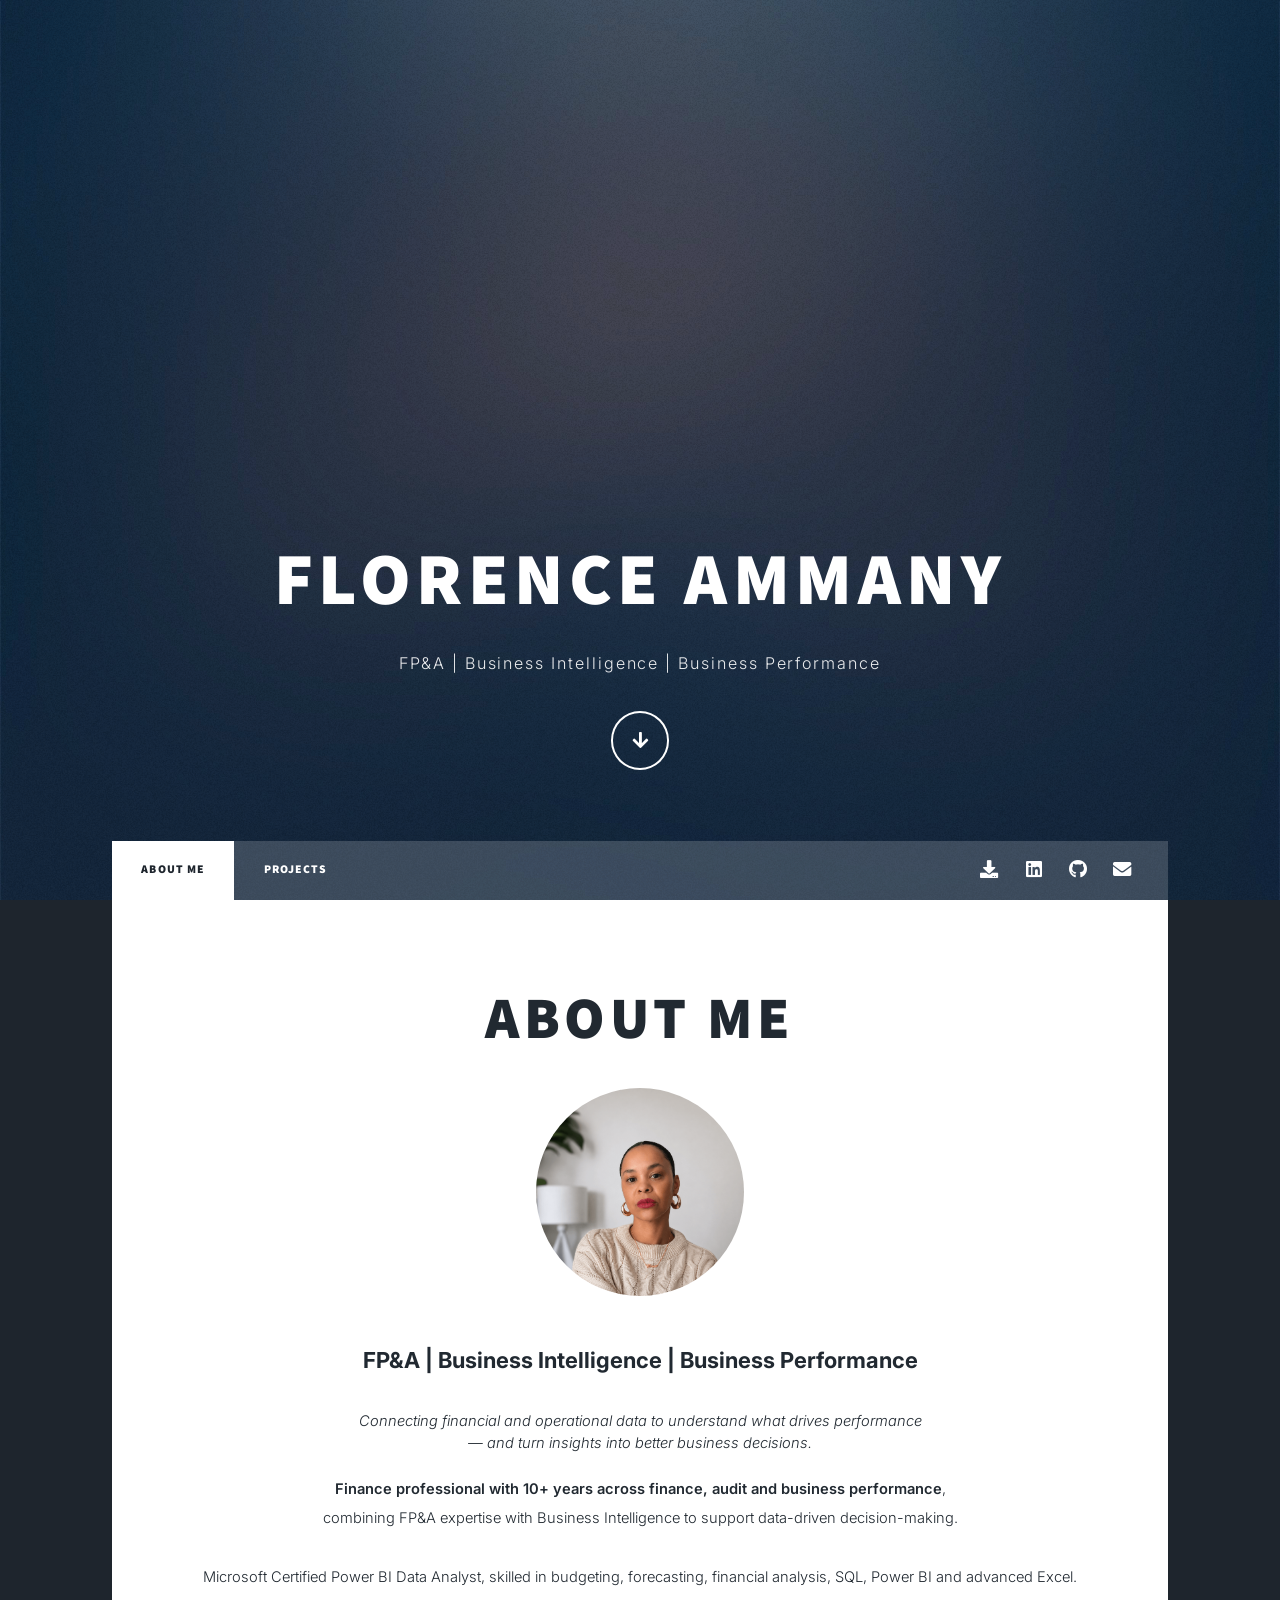
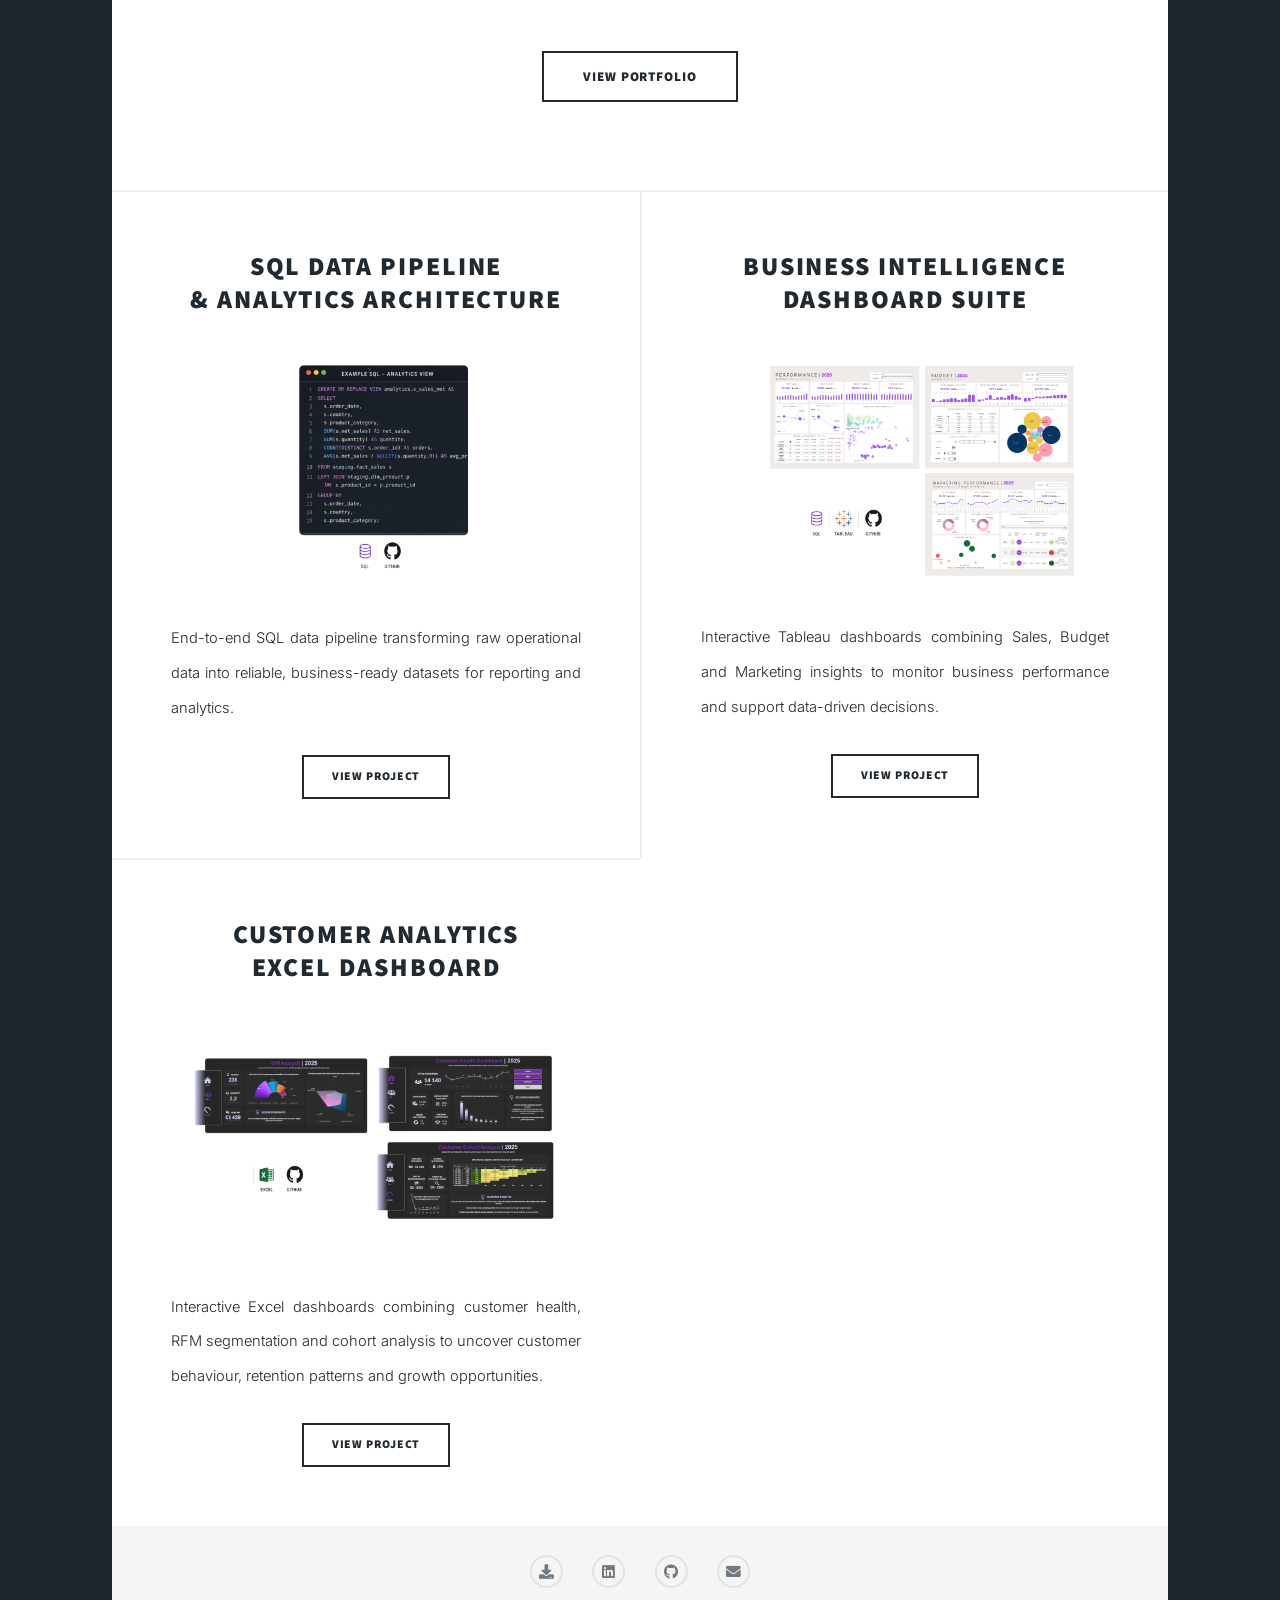
<file: index.html>
<!DOCTYPE HTML>
<!--
	Massively by HTML5 UP
	html5up.net | @ajlkn
	Free for personal and commercial use under the CCA 3.0 license (html5up.net/license)
-->
<html>
	<head>
		<title>Florence Ammany Portfolio</title>
		<meta charset="utf-8" />
		<meta name="viewport" content="width=device-width, initial-scale=1, user-scalable=no" />
		<link rel="stylesheet" href="assets/css/main.css" />
		<link rel="preconnect" href="https://fonts.googleapis.com">
		<link rel="preconnect" href="https://fonts.gstatic.com" crossorigin>
		<link href="https://fonts.googleapis.com/css2?family=Inter:wght@300;400;500;600&display=swap" rel="stylesheet">
		<noscript><link rel="stylesheet" href="assets/css/noscript.css" /></noscript>
	</head>
	<body class="is-preload">

		<!-- Wrapper -->
			<div id="wrapper" class="fade-in">

				<!-- Intro -->
					<div id="intro">
						<h1>Florence Ammany
						</h1>
						<p class="job-title"> FP&A | Business Intelligence | Business Performance </p>
						<ul class="actions">
							<li><a href="#header" class="button icon solid solo fa-arrow-down scrolly">Continue</a></li>
						</ul>
					</div>

				<!-- Header -->
					<header id="header">
						<a href="index.html" class="logo">Portfolio</a>
					</header>

				<!-- Nav -->
					<nav id="nav">
						<ul class="links">
							<li class="active"><a href="index.html">About Me</a></li>
							<li><a href="#projects" class="scrolly">Projects</a></li>
						</ul>
						<ul class="icons">
							<li><a href="documents/Florence_Ammany_CV.pdf" class="icon solid fa-download" target="_blank" download><span class="label">Download CV</span></a></li>
							<li><a href="https://www.linkedin.com/in/florence-ammany-75029a367/" class="icon brands fa-linkedin"><span class="label">LinkedIn</span></a></li>
							<li><a href="https://github.com/ammflo-ops" class="icon brands fa-github"><span class="label">GitHub</span></a></li>
							<li><a href="mailto:ammany.florence@gmail.com"class="icon solid fa-envelope"><span class="label">Email</span></a></li>
						</ul>
					</nav>

				<!-- Main -->
					<div id="main">

						<!-- Featured Post -->
							<article class="post featured">
								<header class="major">
									<h2>About me</h2>
									<a href="#" class="image profile"><img src="images/FA.png" alt="Florence Ammany" /></a>
									<p><strong class="about-title">FP&A | Business Intelligence | Business Performance</strong><br /></p>
									<p class="tagline">Connecting financial and operational data to understand what drives performance<br /> — and turn insights into better business decisions.</p>
									<p class="about-description"><strong>Finance professional with 10+ years across finance, audit and business performance</strong>,<br />combining FP&A expertise with Business Intelligence to support data-driven decision-making.<br />
<br />Microsoft Certified Power BI Data Analyst, skilled in budgeting, forecasting, financial analysis, SQL, Power BI and advanced Excel.</p>
								</header>
								<ul class="actions special">
									<li><a href="#projects" class="button large scrolly">View Portfolio</a></li>
								</ul>
							</article>

						<!-- Posts -->
							<section id="projects" class="posts">
								<article>
									<header>
										<h2>SQL Data Pipeline<br />
										& Analytics Architecture</h2>
									</header>
									<a href="https://github.com/ammflo-ops/NAVA-00-Technical-Foundation/blob/main/README.md" class="image fit"><img src="images/sql.png" alt="photo" /></a>
									<p>End-to-end SQL data pipeline transforming raw operational data into reliable, business-ready datasets for reporting and analytics.</p>
									<ul class="actions special">
										<li><a href="https://github.com/ammflo-ops/NAVA-00-Technical-Foundation/blob/main/README.md" class="button">View Project</a></li>
									</ul>
								</article>
								<article>
									<header>
										<h2>Business Intelligence<br />
										Dashboard Suite</h2>
									</header>
									<a href="https://github.com/ammflo-ops/NAVA-Business-Intelligence-Portfolio/blob/main/README.md" class="image fit"><img src="images/business_intelligence.png" alt="" /></a>
									<p>Interactive Tableau dashboards combining Sales, Budget and Marketing insights to monitor business performance and support data-driven decisions.</p>
									<ul class="actions special">
										<li><a href="https://github.com/ammflo-ops/NAVA-Business-Intelligence-Portfolio/blob/main/README.md" class="button">View Project</a></li>
									</ul>
								</article>
								<article>
									<header>
										<h2>CUSTOMER ANALYTICS<br />
										Excel dashboard</h2>
									</header>
									<a href="https://github.com/ammflo-ops/NAVA-Customer-Analytics-Excel/blob/main/README.md" class="image fit"><img src="images/customers.png" alt="" /></a>
									<p>Interactive Excel dashboards combining customer health, RFM segmentation and cohort analysis to uncover customer behaviour, retention patterns and growth opportunities.</p>
									<ul class="actions special">
										<li><a href="https://github.com/ammflo-ops/NAVA-Customer-Analytics-Excel/blob/main/README.md" class="button">View Project</a></li>
									</ul>
								</article>
							</section>

						

					</div>

				<!-- Footer -->
					<footer id="footer">
    <section class="footer-content">

        <ul class="icons alt">
            <li>
                <a href="documents/Florence_Ammany_CV.pdf"
                   class="icon solid fa-download"
                   target="_blank"
                   download>
                    <span class="label">Download CV</span>
                </a>
            </li>

            <li>
                <a href="https://www.linkedin.com/in/florence-ammany-75029a367/"
                   class="icon brands fa-linkedin"
                   target="_blank">
                    <span class="label">LinkedIn</span>
                </a>
            </li>

            <li>
                <a href="https://github.com/ammflo-ops"
                   class="icon brands fa-github"
                   target="_blank">
                    <span class="label">GitHub</span>
                </a>
            </li>
			<li>
        <a href="mailto:ammany.florence@gmail.com"
           class="icon solid fa-envelope">
            <span class="label">Email</span>
        </a>
    </li>
        </ul>

			</div>

		<!-- Scripts -->
			<script src="assets/js/jquery.min.js"></script>
			<script src="assets/js/jquery.scrollex.min.js"></script>
			<script src="assets/js/jquery.scrolly.min.js"></script>
			<script src="assets/js/browser.min.js"></script>
			<script src="assets/js/breakpoints.min.js"></script>
			<script src="assets/js/util.js"></script>
			<script src="assets/js/main.js"></script>

	</body>
</html>
</file>
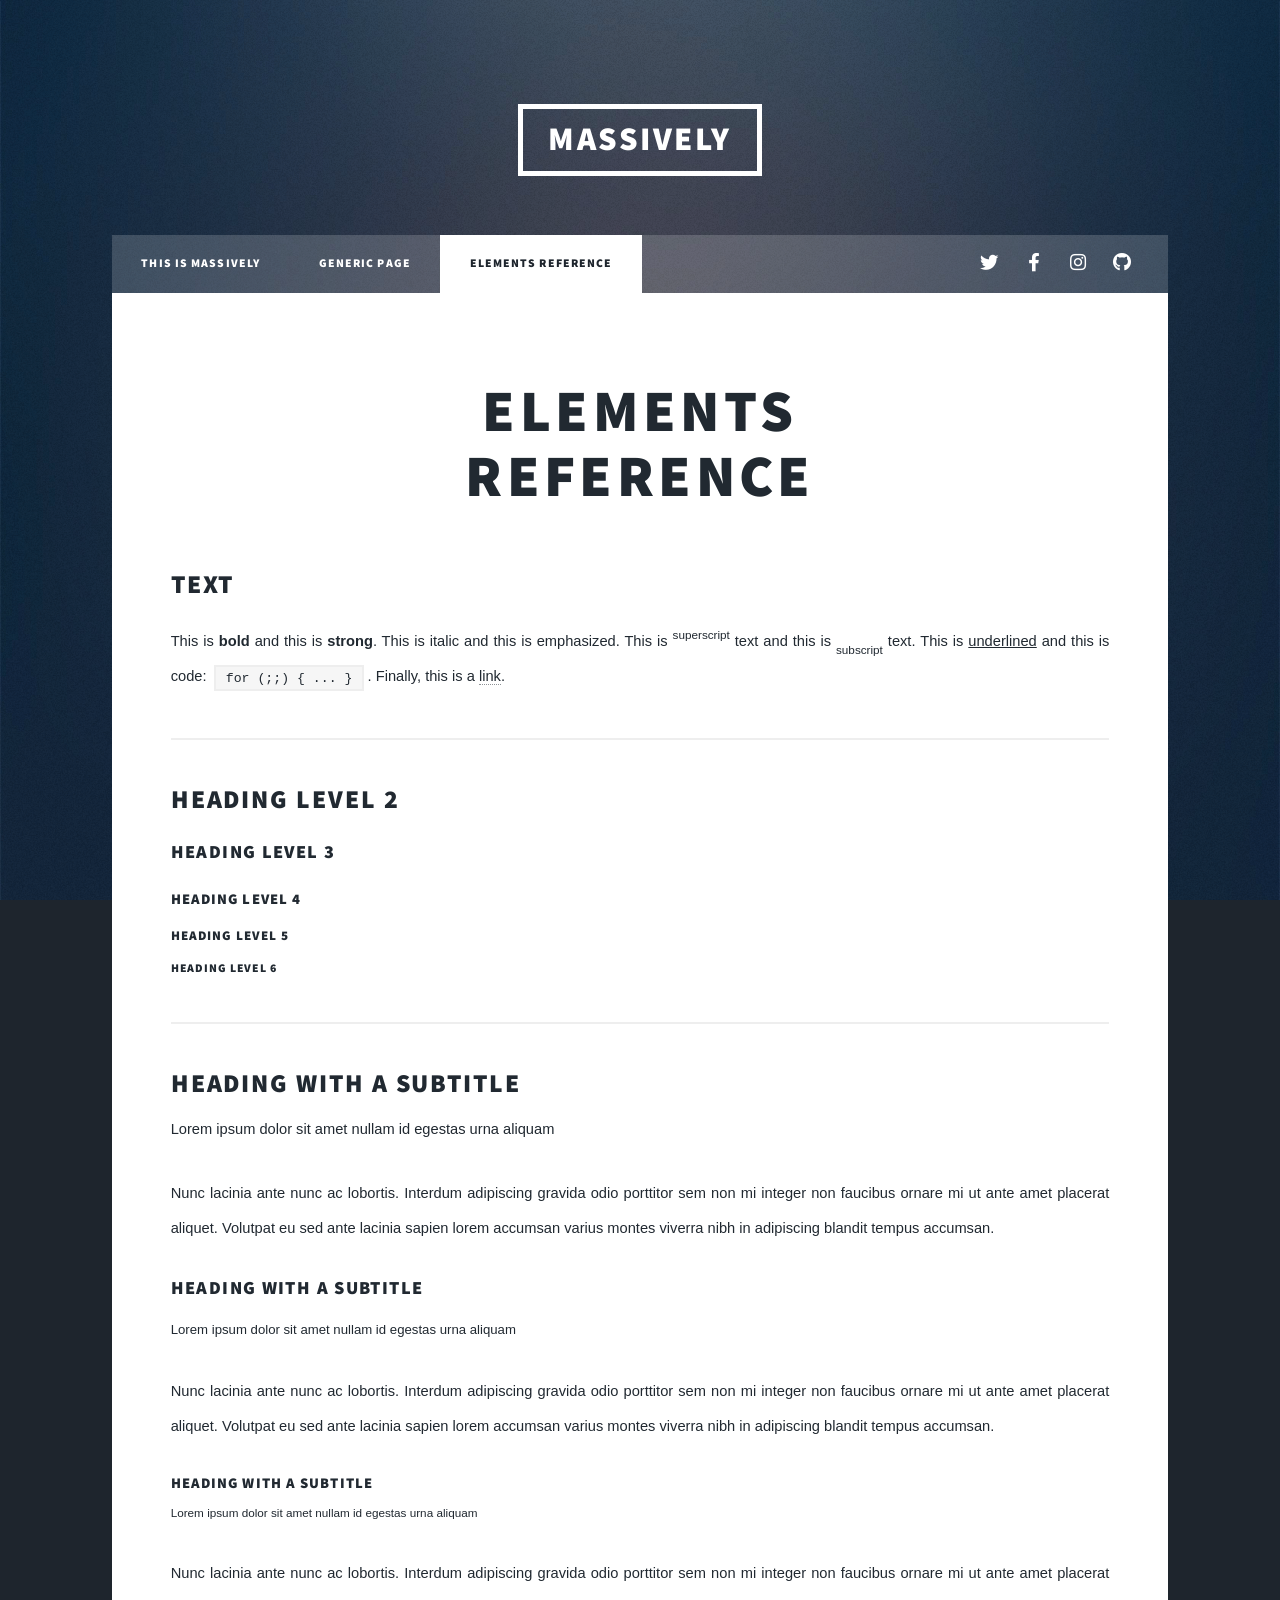
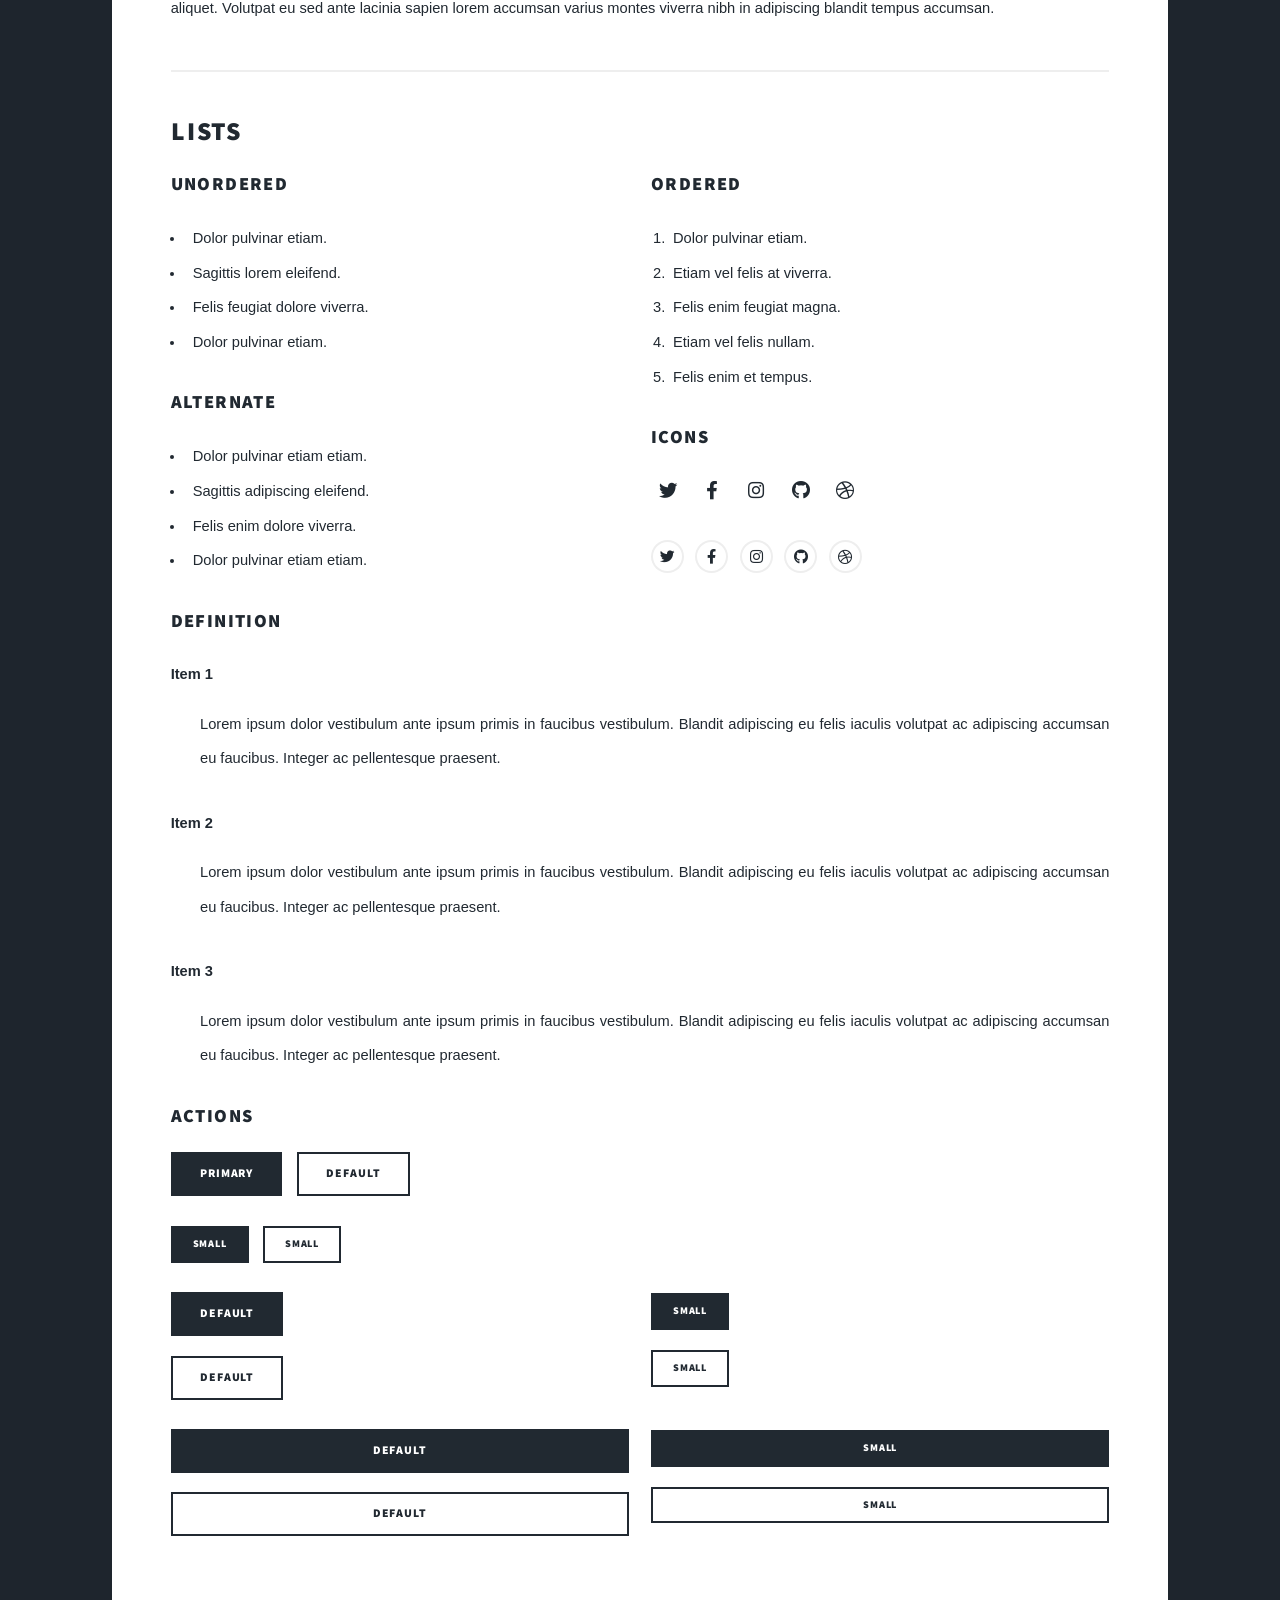
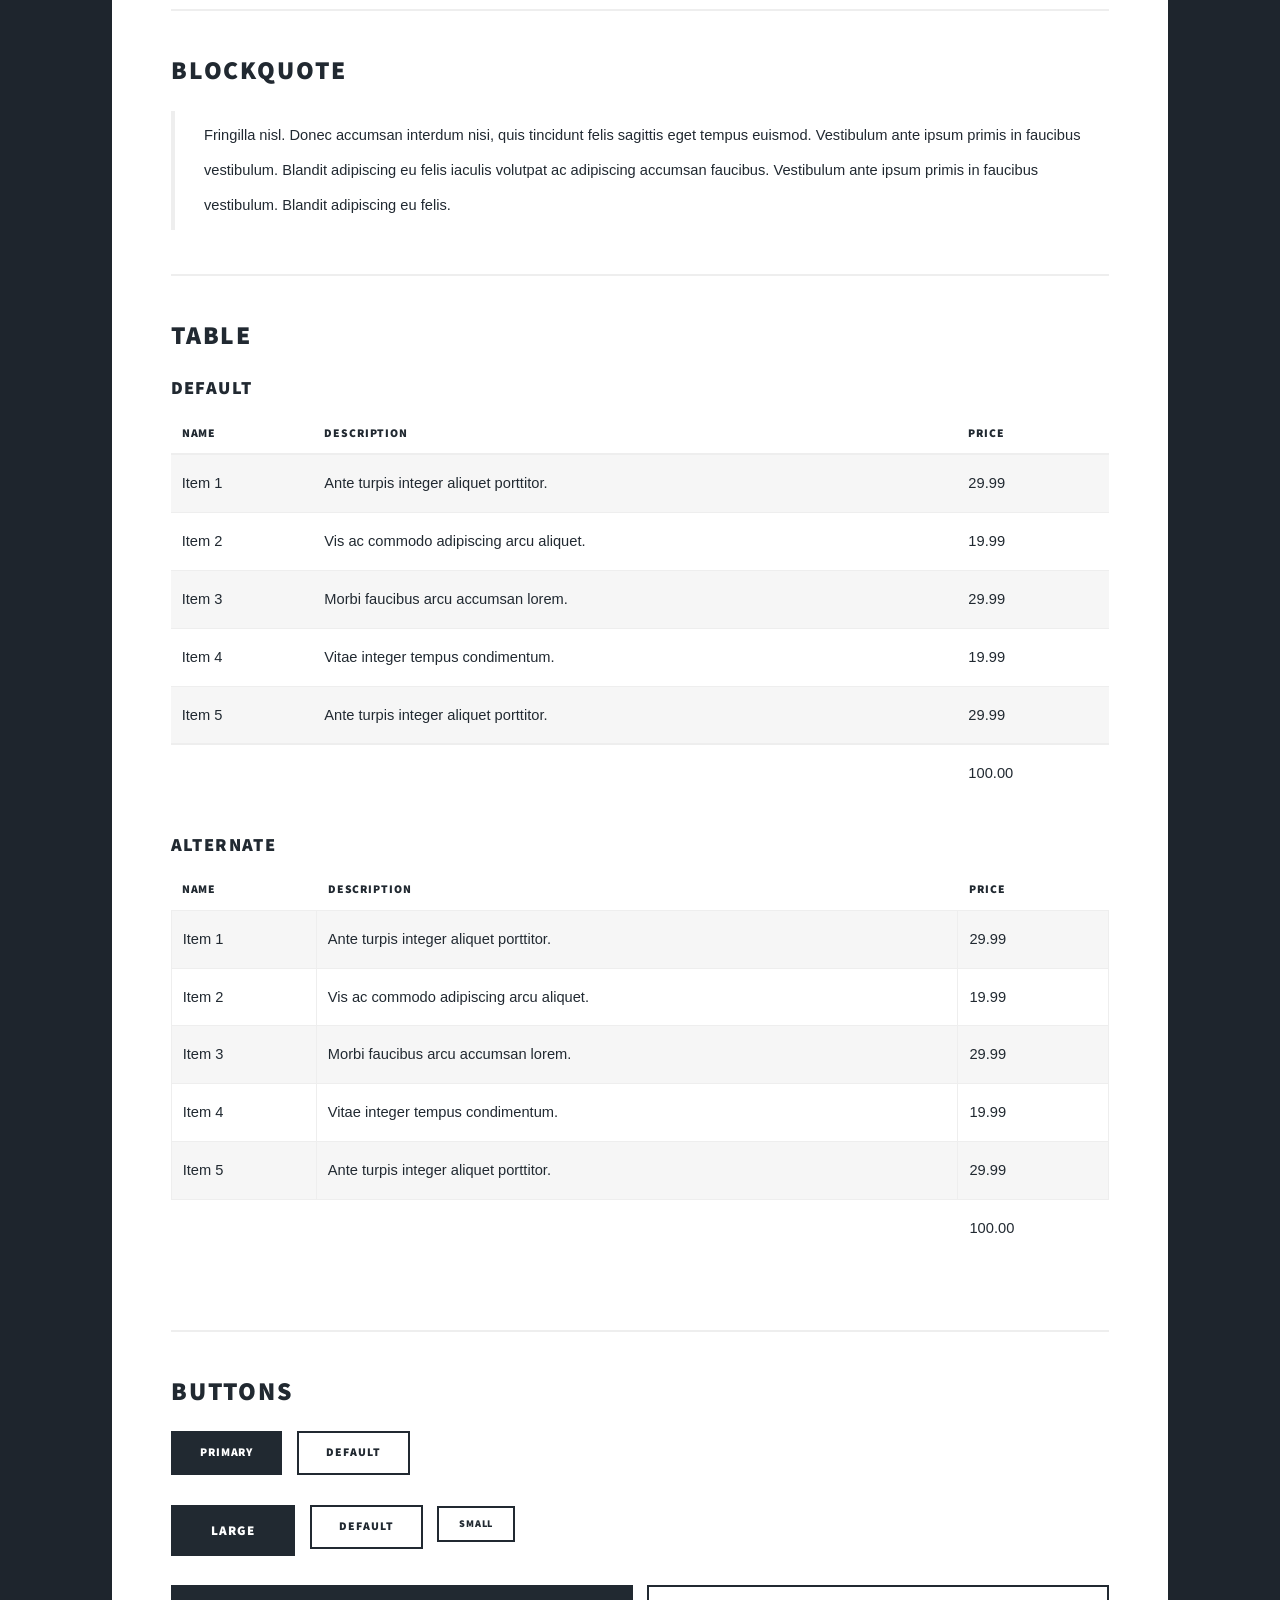
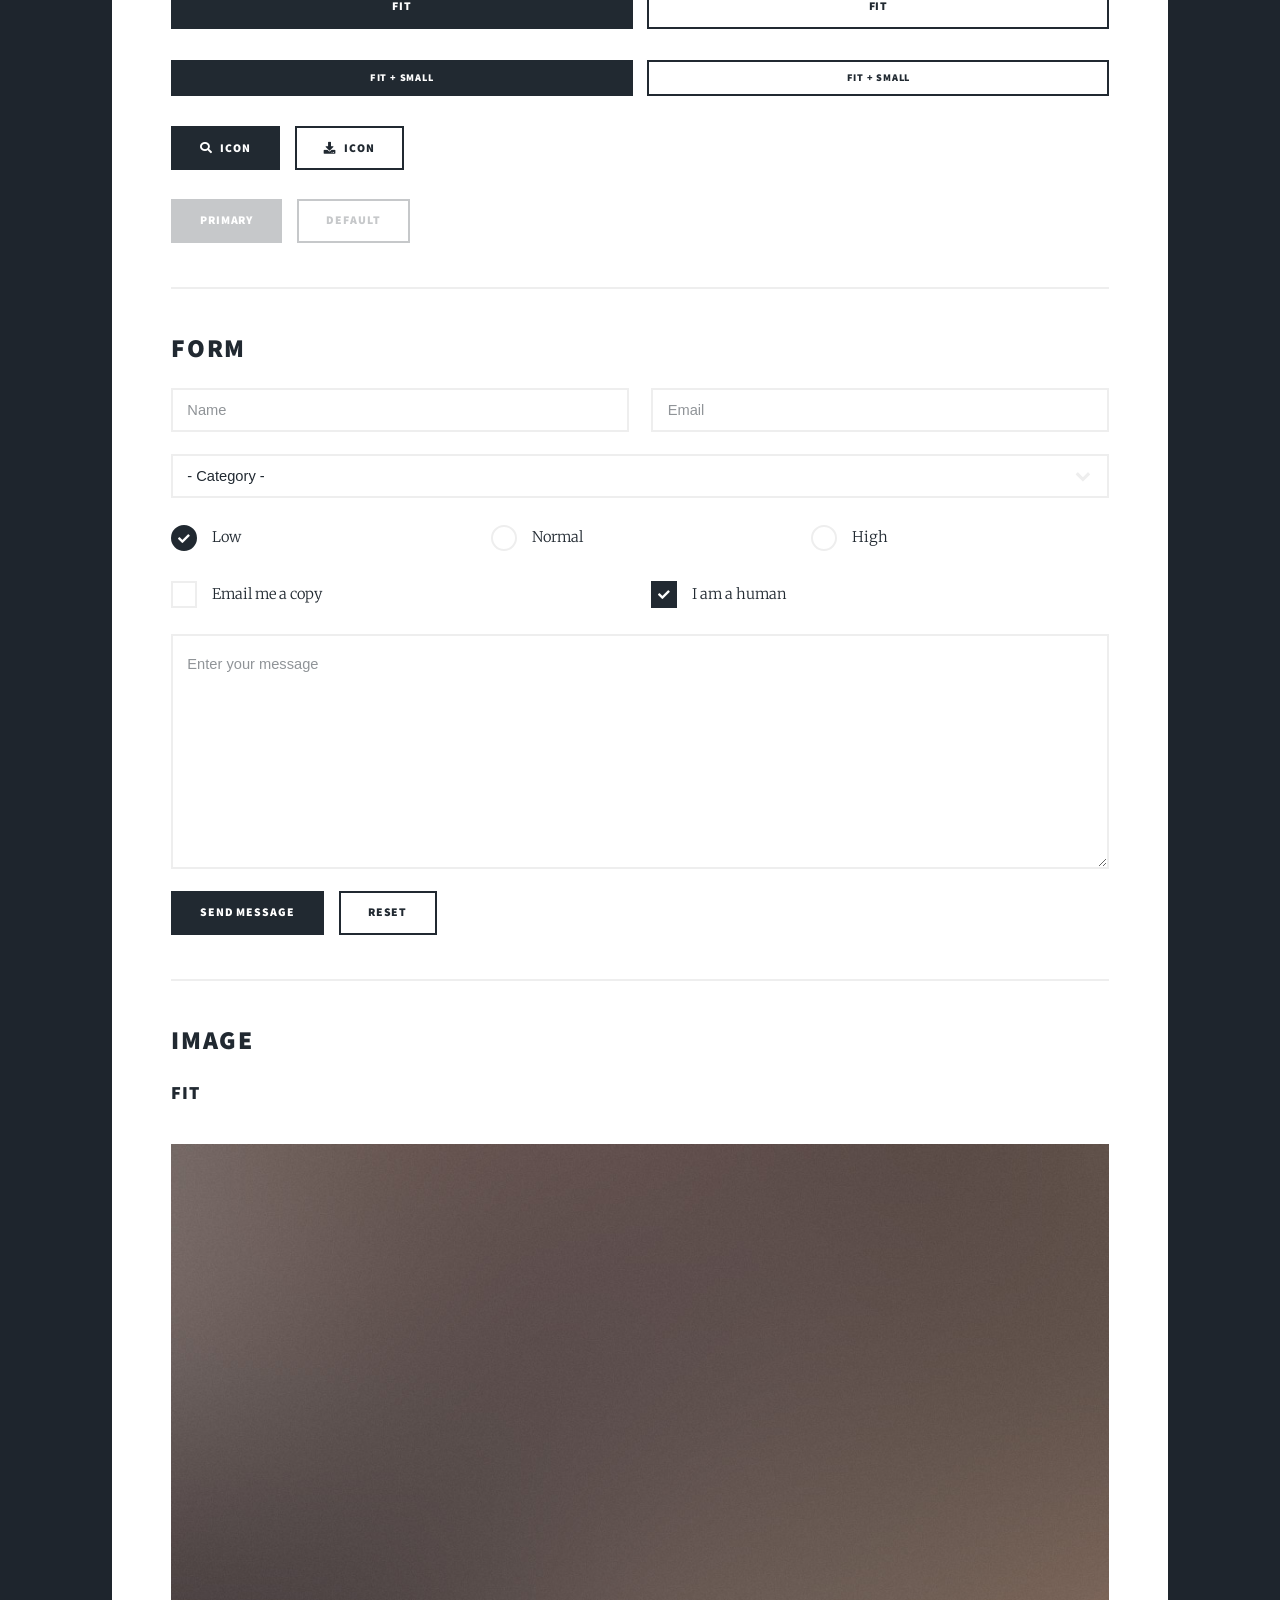
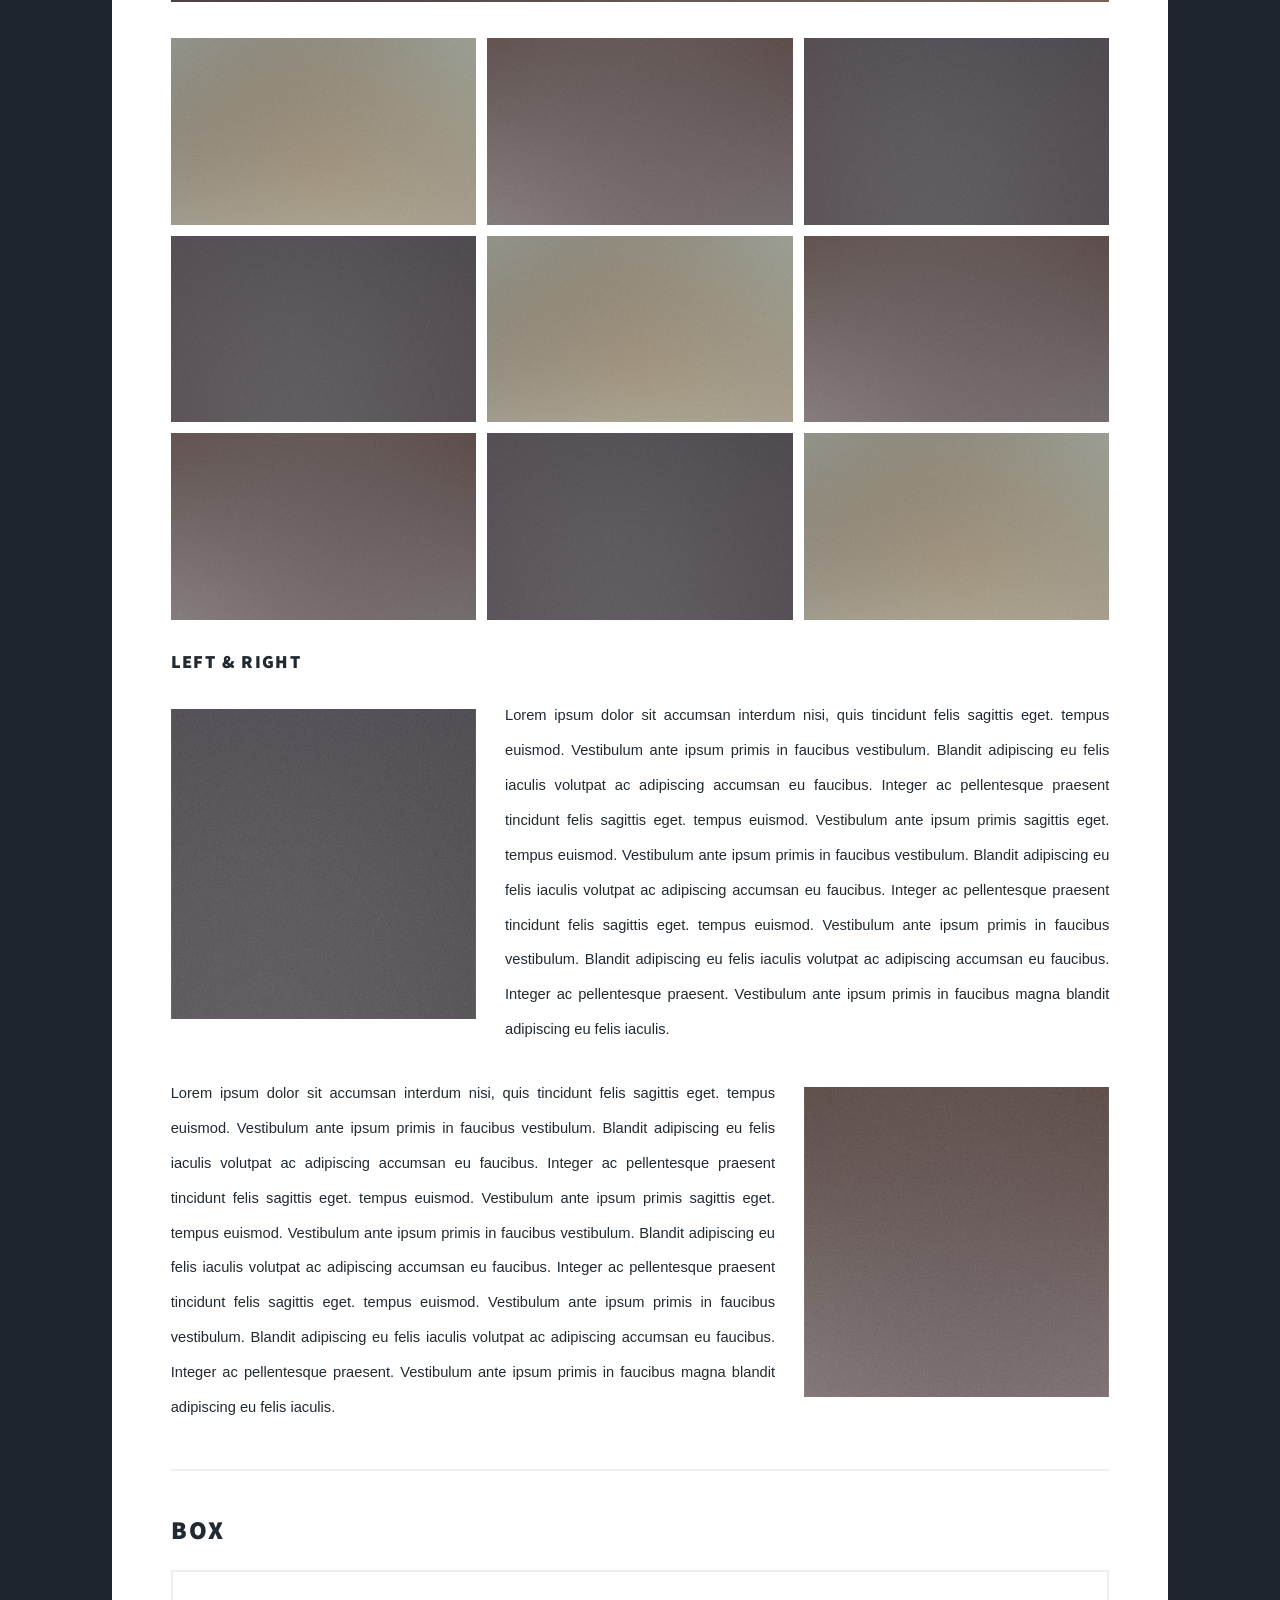
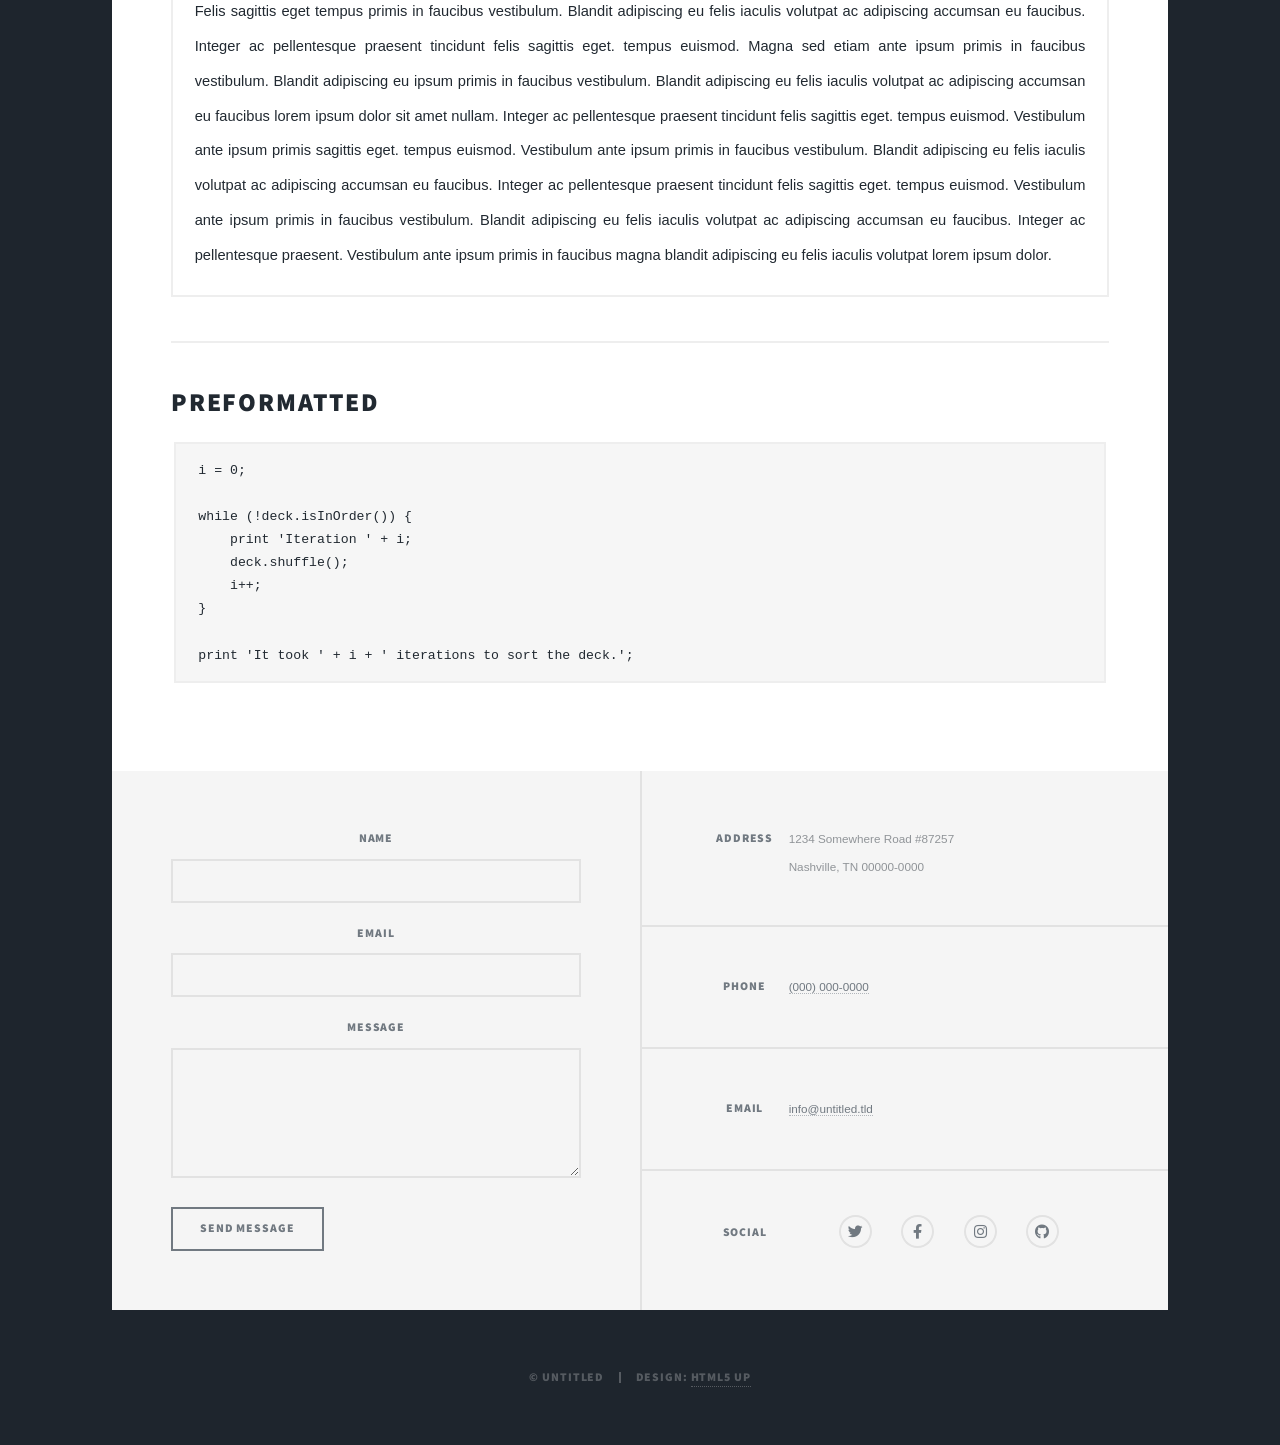
<file: elements.html>
<!DOCTYPE HTML>
<!--
	Massively by HTML5 UP
	html5up.net | @ajlkn
	Free for personal and commercial use under the CCA 3.0 license (html5up.net/license)
-->
<html>
	<head>
		<title>Elements Reference - Massively by HTML5 UP</title>
		<meta charset="utf-8" />
		<meta name="viewport" content="width=device-width, initial-scale=1, user-scalable=no" />
		<link rel="stylesheet" href="assets/css/main.css" />
		<noscript><link rel="stylesheet" href="assets/css/noscript.css" /></noscript>
	</head>
	<body class="is-preload">

		<!-- Wrapper -->
			<div id="wrapper">

				<!-- Header -->
					<header id="header">
						<a href="index.html" class="logo">Massively</a>
					</header>

				<!-- Nav -->
					<nav id="nav">
						<ul class="links">
							<li><a href="index.html">This is Massively</a></li>
							<li><a href="generic.html">Generic Page</a></li>
							<li class="active"><a href="elements.html">Elements Reference</a></li>
						</ul>
						<ul class="icons">
							<li><a href="#" class="icon brands fa-twitter"><span class="label">Twitter</span></a></li>
							<li><a href="#" class="icon brands fa-facebook-f"><span class="label">Facebook</span></a></li>
							<li><a href="#" class="icon brands fa-instagram"><span class="label">Instagram</span></a></li>
							<li><a href="#" class="icon brands fa-github"><span class="label">GitHub</span></a></li>
						</ul>
					</nav>

				<!-- Main -->
					<div id="main">

						<!-- Post -->
							<section class="post">
								<header class="major">
									<h1>Elements<br />
									Reference</h1>
								</header>

								<!-- Text stuff -->
									<h2>Text</h2>
									<p>This is <b>bold</b> and this is <strong>strong</strong>. This is <i>italic</i> and this is <em>emphasized</em>.
									This is <sup>superscript</sup> text and this is <sub>subscript</sub> text.
									This is <u>underlined</u> and this is code: <code>for (;;) { ... }</code>.
									Finally, this is a <a href="#">link</a>.</p>
									<hr />
									<h2>Heading Level 2</h2>
									<h3>Heading Level 3</h3>
									<h4>Heading Level 4</h4>
									<h5>Heading Level 5</h5>
									<h6>Heading Level 6</h6>
									<hr />
									<header>
										<h2>Heading with a Subtitle</h2>
										<p>Lorem ipsum dolor sit amet nullam id egestas urna aliquam</p>
									</header>
									<p>Nunc lacinia ante nunc ac lobortis. Interdum adipiscing gravida odio porttitor sem non mi integer non faucibus ornare mi ut ante amet placerat aliquet. Volutpat eu sed ante lacinia sapien lorem accumsan varius montes viverra nibh in adipiscing blandit tempus accumsan.</p>
									<header>
										<h3>Heading with a Subtitle</h3>
										<p>Lorem ipsum dolor sit amet nullam id egestas urna aliquam</p>
									</header>
									<p>Nunc lacinia ante nunc ac lobortis. Interdum adipiscing gravida odio porttitor sem non mi integer non faucibus ornare mi ut ante amet placerat aliquet. Volutpat eu sed ante lacinia sapien lorem accumsan varius montes viverra nibh in adipiscing blandit tempus accumsan.</p>
									<header>
										<h4>Heading with a Subtitle</h4>
										<p>Lorem ipsum dolor sit amet nullam id egestas urna aliquam</p>
									</header>
									<p>Nunc lacinia ante nunc ac lobortis. Interdum adipiscing gravida odio porttitor sem non mi integer non faucibus ornare mi ut ante amet placerat aliquet. Volutpat eu sed ante lacinia sapien lorem accumsan varius montes viverra nibh in adipiscing blandit tempus accumsan.</p>

									<hr />

								<!-- Lists -->
									<h2>Lists</h2>
									<div class="row">
										<div class="col-6 col-12-small">

											<h3>Unordered</h3>
											<ul>
												<li>Dolor pulvinar etiam.</li>
												<li>Sagittis lorem eleifend.</li>
												<li>Felis feugiat dolore viverra.</li>
												<li>Dolor pulvinar etiam.</li>
											</ul>

											<h3>Alternate</h3>
											<ul class="alt">
												<li>Dolor pulvinar etiam etiam.</li>
												<li>Sagittis adipiscing eleifend.</li>
												<li>Felis enim dolore viverra.</li>
												<li>Dolor pulvinar etiam etiam.</li>
											</ul>

										</div>
										<div class="col-6 col-12-small">

											<h3>Ordered</h3>
											<ol>
												<li>Dolor pulvinar etiam.</li>
												<li>Etiam vel felis at viverra.</li>
												<li>Felis enim feugiat magna.</li>
												<li>Etiam vel felis nullam.</li>
												<li>Felis enim et tempus.</li>
											</ol>

											<h3>Icons</h3>
											<ul class="icons">
												<li><a href="#" class="icon brands fa-twitter"><span class="label">Twitter</span></a></li>
												<li><a href="#" class="icon brands fa-facebook-f"><span class="label">Facebook</span></a></li>
												<li><a href="#" class="icon brands fa-instagram"><span class="label">Instagram</span></a></li>
												<li><a href="#" class="icon brands fa-github"><span class="label">Github</span></a></li>
												<li><a href="#" class="icon brands fa-dribbble"><span class="label">Dribbble</span></a></li>
											</ul>
											<ul class="icons alt">
												<li><a href="#" class="icon brands alt fa-twitter"><span class="label">Twitter</span></a></li>
												<li><a href="#" class="icon brands alt fa-facebook-f"><span class="label">Facebook</span></a></li>
												<li><a href="#" class="icon brands alt fa-instagram"><span class="label">Instagram</span></a></li>
												<li><a href="#" class="icon brands alt fa-github"><span class="label">Github</span></a></li>
												<li><a href="#" class="icon brands alt fa-dribbble"><span class="label">Dribbble</span></a></li>
											</ul>

										</div>
									</div>
									<h3>Definition</h3>
									<dl>
										<dt>Item 1</dt>
										<dd>
											<p>Lorem ipsum dolor vestibulum ante ipsum primis in faucibus vestibulum. Blandit adipiscing eu felis iaculis volutpat ac adipiscing accumsan eu faucibus. Integer ac pellentesque praesent.</p>
										</dd>
										<dt>Item 2</dt>
										<dd>
											<p>Lorem ipsum dolor vestibulum ante ipsum primis in faucibus vestibulum. Blandit adipiscing eu felis iaculis volutpat ac adipiscing accumsan eu faucibus. Integer ac pellentesque praesent.</p>
										</dd>
										<dt>Item 3</dt>
										<dd>
											<p>Lorem ipsum dolor vestibulum ante ipsum primis in faucibus vestibulum. Blandit adipiscing eu felis iaculis volutpat ac adipiscing accumsan eu faucibus. Integer ac pellentesque praesent.</p>
										</dd>
									</dl>

									<h3>Actions</h3>
									<ul class="actions">
										<li><a href="#" class="button primary">Primary</a></li>
										<li><a href="#" class="button">Default</a></li>
									</ul>
									<ul class="actions small">
										<li><a href="#" class="button primary small">Small</a></li>
										<li><a href="#" class="button small">Small</a></li>
									</ul>
									<div class="row">
										<div class="col-6 col-12-small">
											<ul class="actions stacked">
												<li><a href="#" class="button primary">Default</a></li>
												<li><a href="#" class="button">Default</a></li>
											</ul>
										</div>
										<div class="col-6 col-12-small">
											<ul class="actions stacked">
												<li><a href="#" class="button primary small">Small</a></li>
												<li><a href="#" class="button small">Small</a></li>
											</ul>
										</div>
									</div>
									<div class="row">
										<div class="col-6 col-12-small">
											<ul class="actions stacked">
												<li><a href="#" class="button primary fit">Default</a></li>
												<li><a href="#" class="button fit">Default</a></li>
											</ul>
										</div>
										<div class="col-6 col-12-small">
											<ul class="actions stacked">
												<li><a href="#" class="button primary small fit">Small</a></li>
												<li><a href="#" class="button small fit">Small</a></li>
											</ul>
										</div>
									</div>

									<hr />

								<!-- Blockquote -->
									<h2>Blockquote</h2>
									<blockquote>Fringilla nisl. Donec accumsan interdum nisi, quis tincidunt felis sagittis eget tempus euismod. Vestibulum ante ipsum primis in faucibus vestibulum. Blandit adipiscing eu felis iaculis volutpat ac adipiscing accumsan faucibus. Vestibulum ante ipsum primis in faucibus vestibulum. Blandit adipiscing eu felis.</blockquote>

									<hr />

								<!-- Table -->
									<h2>Table</h2>

									<h3>Default</h3>
									<div class="table-wrapper">
										<table>
											<thead>
												<tr>
													<th>Name</th>
													<th>Description</th>
													<th>Price</th>
												</tr>
											</thead>
											<tbody>
												<tr>
													<td>Item 1</td>
													<td>Ante turpis integer aliquet porttitor.</td>
													<td>29.99</td>
												</tr>
												<tr>
													<td>Item 2</td>
													<td>Vis ac commodo adipiscing arcu aliquet.</td>
													<td>19.99</td>
												</tr>
												<tr>
													<td>Item 3</td>
													<td> Morbi faucibus arcu accumsan lorem.</td>
													<td>29.99</td>
												</tr>
												<tr>
													<td>Item 4</td>
													<td>Vitae integer tempus condimentum.</td>
													<td>19.99</td>
												</tr>
												<tr>
													<td>Item 5</td>
													<td>Ante turpis integer aliquet porttitor.</td>
													<td>29.99</td>
												</tr>
											</tbody>
											<tfoot>
												<tr>
													<td colspan="2"></td>
													<td>100.00</td>
												</tr>
											</tfoot>
										</table>
									</div>

									<h3>Alternate</h3>
									<div class="table-wrapper">
										<table class="alt">
											<thead>
												<tr>
													<th>Name</th>
													<th>Description</th>
													<th>Price</th>
												</tr>
											</thead>
											<tbody>
												<tr>
													<td>Item 1</td>
													<td>Ante turpis integer aliquet porttitor.</td>
													<td>29.99</td>
												</tr>
												<tr>
													<td>Item 2</td>
													<td>Vis ac commodo adipiscing arcu aliquet.</td>
													<td>19.99</td>
												</tr>
												<tr>
													<td>Item 3</td>
													<td> Morbi faucibus arcu accumsan lorem.</td>
													<td>29.99</td>
												</tr>
												<tr>
													<td>Item 4</td>
													<td>Vitae integer tempus condimentum.</td>
													<td>19.99</td>
												</tr>
												<tr>
													<td>Item 5</td>
													<td>Ante turpis integer aliquet porttitor.</td>
													<td>29.99</td>
												</tr>
											</tbody>
											<tfoot>
												<tr>
													<td colspan="2"></td>
													<td>100.00</td>
												</tr>
											</tfoot>
										</table>
									</div>

									<hr />

								<!-- Buttons -->
									<h2>Buttons</h2>
									<ul class="actions">
										<li><a href="#" class="button primary">Primary</a></li>
										<li><a href="#" class="button">Default</a></li>
									</ul>
									<ul class="actions">
										<li><a href="#" class="button primary large">Large</a></li>
										<li><a href="#" class="button">Default</a></li>
										<li><a href="#" class="button small">Small</a></li>
									</ul>
									<ul class="actions fit">
										<li><a href="#" class="button primary fit">Fit</a></li>
										<li><a href="#" class="button fit">Fit</a></li>
									</ul>
									<ul class="actions fit small">
										<li><a href="#" class="button primary fit small">Fit + Small</a></li>
										<li><a href="#" class="button fit small">Fit + Small</a></li>
									</ul>
									<ul class="actions">
										<li><a href="#" class="button primary icon solid fa-search">Icon</a></li>
										<li><a href="#" class="button icon solid fa-download">Icon</a></li>
									</ul>
									<ul class="actions">
										<li><span class="button primary disabled">Primary</span></li>
										<li><span class="button disabled">Default</span></li>
									</ul>

									<hr />

								<!-- Form -->
									<h2>Form</h2>

									<form method="post" action="#">
										<div class="row gtr-uniform">
											<div class="col-6 col-12-xsmall">
												<input type="text" name="demo-name" id="demo-name" value="" placeholder="Name" />
											</div>
											<div class="col-6 col-12-xsmall">
												<input type="email" name="demo-email" id="demo-email" value="" placeholder="Email" />
											</div>
											<!-- Break -->
											<div class="col-12">
												<select name="demo-category" id="demo-category">
													<option value="">- Category -</option>
													<option value="1">Manufacturing</option>
													<option value="1">Shipping</option>
													<option value="1">Administration</option>
													<option value="1">Human Resources</option>
												</select>
											</div>
											<!-- Break -->
											<div class="col-4 col-12-small">
												<input type="radio" id="demo-priority-low" name="demo-priority" checked>
												<label for="demo-priority-low">Low</label>
											</div>
											<div class="col-4 col-12-small">
												<input type="radio" id="demo-priority-normal" name="demo-priority">
												<label for="demo-priority-normal">Normal</label>
											</div>
											<div class="col-4 col-12-small">
												<input type="radio" id="demo-priority-high" name="demo-priority">
												<label for="demo-priority-high">High</label>
											</div>
											<!-- Break -->
											<div class="col-6 col-12-small">
												<input type="checkbox" id="demo-copy" name="demo-copy">
												<label for="demo-copy">Email me a copy</label>
											</div>
											<div class="col-6 col-12-small">
												<input type="checkbox" id="demo-human" name="demo-human" checked>
												<label for="demo-human">I am a human</label>
											</div>
											<!-- Break -->
											<div class="col-12">
												<textarea name="demo-message" id="demo-message" placeholder="Enter your message" rows="6"></textarea>
											</div>
											<!-- Break -->
											<div class="col-12">
												<ul class="actions">
													<li><input type="submit" value="Send Message" class="primary" /></li>
													<li><input type="reset" value="Reset" /></li>
												</ul>
											</div>
										</div>
									</form>

									<hr />

								<!-- Image -->
									<h2>Image</h2>

									<h3>Fit</h3>
									<span class="image fit"><img src="images/pic01.jpg" alt="" /></span>
									<div class="box alt">
										<div class="row gtr-50 gtr-uniform">
											<div class="col-4"><span class="image fit"><img src="images/pic02.jpg" alt="" /></span></div>
											<div class="col-4"><span class="image fit"><img src="images/pic03.jpg" alt="" /></span></div>
											<div class="col-4"><span class="image fit"><img src="images/pic04.jpg" alt="" /></span></div>
											<!-- Break -->
											<div class="col-4"><span class="image fit"><img src="images/pic04.jpg" alt="" /></span></div>
											<div class="col-4"><span class="image fit"><img src="images/pic02.jpg" alt="" /></span></div>
											<div class="col-4"><span class="image fit"><img src="images/pic03.jpg" alt="" /></span></div>
											<!-- Break -->
											<div class="col-4"><span class="image fit"><img src="images/pic03.jpg" alt="" /></span></div>
											<div class="col-4"><span class="image fit"><img src="images/pic04.jpg" alt="" /></span></div>
											<div class="col-4"><span class="image fit"><img src="images/pic02.jpg" alt="" /></span></div>
										</div>
									</div>

									<h3>Left &amp; Right</h3>
									<p><span class="image left"><img src="images/pic08.jpg" alt="" /></span>Lorem ipsum dolor sit accumsan interdum nisi, quis tincidunt felis sagittis eget. tempus euismod. Vestibulum ante ipsum primis in faucibus vestibulum. Blandit adipiscing eu felis iaculis volutpat ac adipiscing accumsan eu faucibus. Integer ac pellentesque praesent tincidunt felis sagittis eget. tempus euismod. Vestibulum ante ipsum primis sagittis eget. tempus euismod. Vestibulum ante ipsum primis in faucibus vestibulum. Blandit adipiscing eu felis iaculis volutpat ac adipiscing accumsan eu faucibus. Integer ac pellentesque praesent tincidunt felis sagittis eget. tempus euismod. Vestibulum ante ipsum primis in faucibus vestibulum. Blandit adipiscing eu felis iaculis volutpat ac adipiscing accumsan eu faucibus. Integer ac pellentesque praesent. Vestibulum ante ipsum primis in faucibus magna blandit adipiscing eu felis iaculis.</p>
									<p><span class="image right"><img src="images/pic09.jpg" alt="" /></span>Lorem ipsum dolor sit accumsan interdum nisi, quis tincidunt felis sagittis eget. tempus euismod. Vestibulum ante ipsum primis in faucibus vestibulum. Blandit adipiscing eu felis iaculis volutpat ac adipiscing accumsan eu faucibus. Integer ac pellentesque praesent tincidunt felis sagittis eget. tempus euismod. Vestibulum ante ipsum primis sagittis eget. tempus euismod. Vestibulum ante ipsum primis in faucibus vestibulum. Blandit adipiscing eu felis iaculis volutpat ac adipiscing accumsan eu faucibus. Integer ac pellentesque praesent tincidunt felis sagittis eget. tempus euismod. Vestibulum ante ipsum primis in faucibus vestibulum. Blandit adipiscing eu felis iaculis volutpat ac adipiscing accumsan eu faucibus. Integer ac pellentesque praesent. Vestibulum ante ipsum primis in faucibus magna blandit adipiscing eu felis iaculis.</p>

									<hr />

								<!-- Box -->
									<h2>Box</h2>
									<div class="box">
										<p>Felis sagittis eget tempus primis in faucibus vestibulum. Blandit adipiscing eu felis iaculis volutpat ac adipiscing accumsan eu faucibus. Integer ac pellentesque praesent tincidunt felis sagittis eget. tempus euismod. Magna sed etiam ante ipsum primis in faucibus vestibulum. Blandit adipiscing eu ipsum primis in faucibus vestibulum. Blandit adipiscing eu felis iaculis volutpat ac adipiscing accumsan eu faucibus lorem ipsum dolor sit amet nullam. Integer ac pellentesque praesent tincidunt felis sagittis eget. tempus euismod. Vestibulum ante ipsum primis sagittis eget. tempus euismod. Vestibulum ante ipsum primis in faucibus vestibulum. Blandit adipiscing eu felis iaculis volutpat ac adipiscing accumsan eu faucibus. Integer ac pellentesque praesent tincidunt felis sagittis eget. tempus euismod. Vestibulum ante ipsum primis in faucibus vestibulum. Blandit adipiscing eu felis iaculis volutpat ac adipiscing accumsan eu faucibus. Integer ac pellentesque praesent. Vestibulum ante ipsum primis in faucibus magna blandit adipiscing eu felis iaculis volutpat lorem ipsum dolor.</p>
									</div>

									<hr />

								<!-- Preformatted Code -->
									<h2>Preformatted</h2>
									<pre><code>i = 0;

while (!deck.isInOrder()) {
    print 'Iteration ' + i;
    deck.shuffle();
    i++;
}

print 'It took ' + i + ' iterations to sort the deck.';
</code></pre>

							</section>

					</div>

				<!-- Footer -->
					<footer id="footer">
						<section>
							<form method="post" action="#">
								<div class="fields">
									<div class="field">
										<label for="name">Name</label>
										<input type="text" name="name" id="name" />
									</div>
									<div class="field">
										<label for="email">Email</label>
										<input type="text" name="email" id="email" />
									</div>
									<div class="field">
										<label for="message">Message</label>
										<textarea name="message" id="message" rows="3"></textarea>
									</div>
								</div>
								<ul class="actions">
									<li><input type="submit" value="Send Message" /></li>
								</ul>
							</form>
						</section>
						<section class="split contact">
							<section class="alt">
								<h3>Address</h3>
								<p>1234 Somewhere Road #87257<br />
								Nashville, TN 00000-0000</p>
							</section>
							<section>
								<h3>Phone</h3>
								<p><a href="#">(000) 000-0000</a></p>
							</section>
							<section>
								<h3>Email</h3>
								<p><a href="#">info@untitled.tld</a></p>
							</section>
							<section>
								<h3>Social</h3>
								<ul class="icons alt">
									<li><a href="#" class="icon brands alt fa-twitter"><span class="label">Twitter</span></a></li>
									<li><a href="#" class="icon brands alt fa-facebook-f"><span class="label">Facebook</span></a></li>
									<li><a href="#" class="icon brands alt fa-instagram"><span class="label">Instagram</span></a></li>
									<li><a href="#" class="icon brands alt fa-github"><span class="label">GitHub</span></a></li>
								</ul>
							</section>
						</section>
					</footer>

				<!-- Copyright -->
					<div id="copyright">
						<ul><li>&copy; Untitled</li><li>Design: <a href="https://html5up.net">HTML5 UP</a></li></ul>
					</div>

			</div>

		<!-- Scripts -->
			<script src="assets/js/jquery.min.js"></script>
			<script src="assets/js/jquery.scrollex.min.js"></script>
			<script src="assets/js/jquery.scrolly.min.js"></script>
			<script src="assets/js/browser.min.js"></script>
			<script src="assets/js/breakpoints.min.js"></script>
			<script src="assets/js/util.js"></script>
			<script src="assets/js/main.js"></script>

	</body>
</html>
</file>
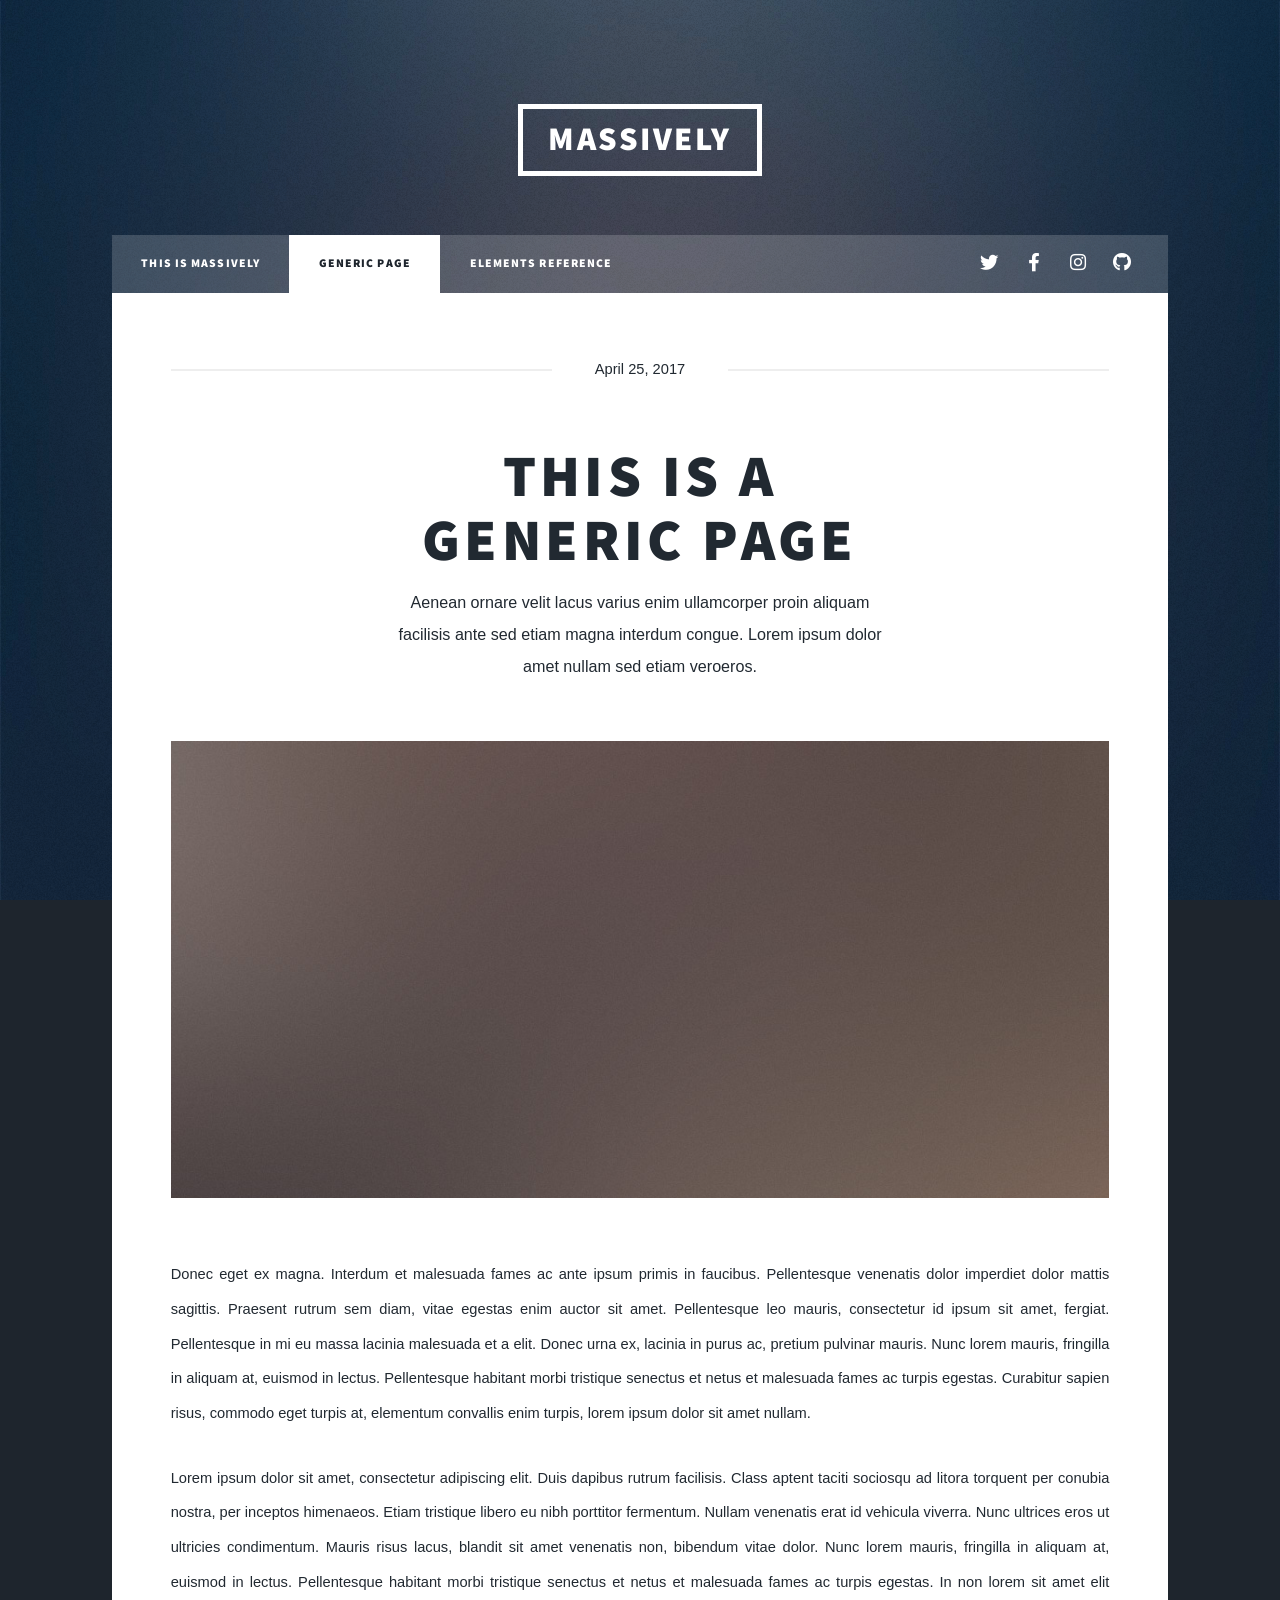
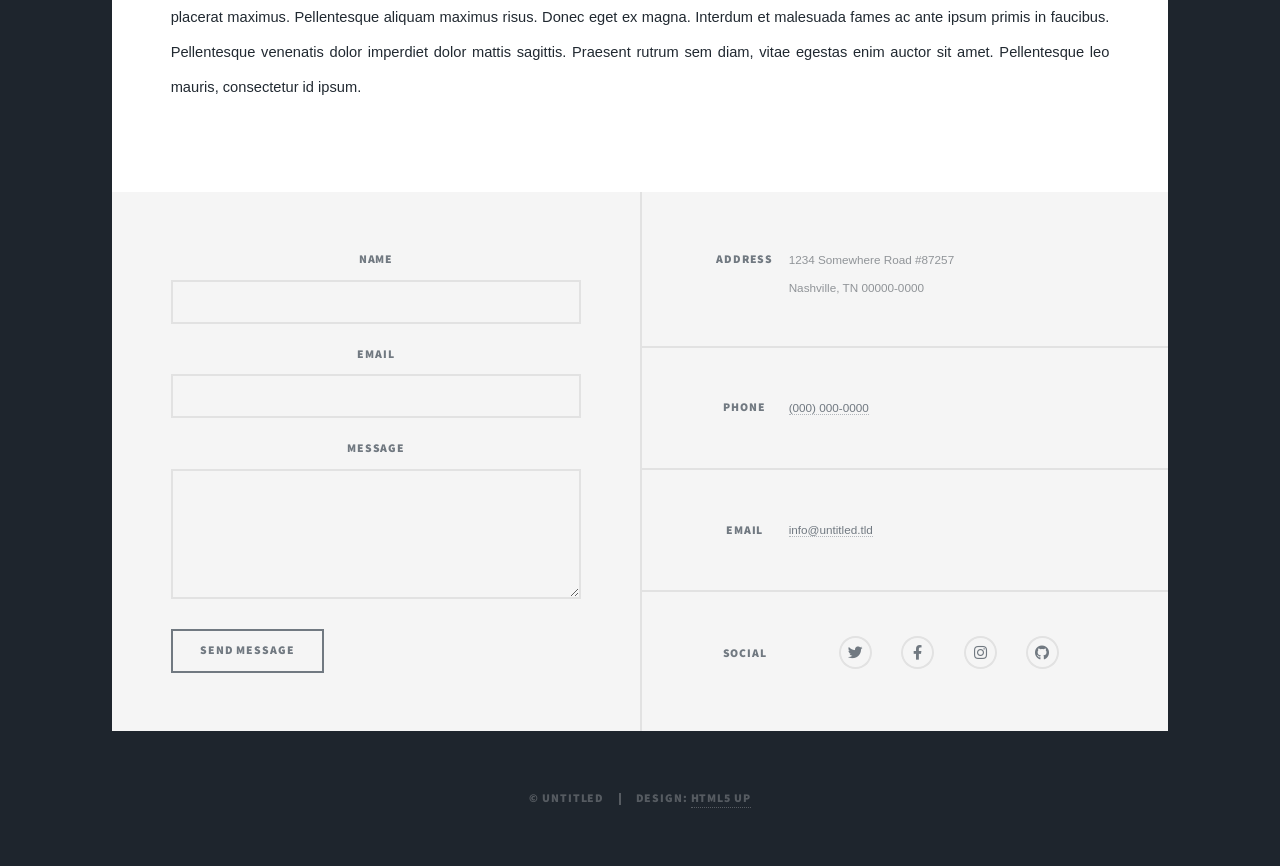
<file: generic.html>
<!DOCTYPE HTML>
<!--
	Massively by HTML5 UP
	html5up.net | @ajlkn
	Free for personal and commercial use under the CCA 3.0 license (html5up.net/license)
-->
<html>
	<head>
		<title>Generic Page - Massively by HTML5 UP</title>
		<meta charset="utf-8" />
		<meta name="viewport" content="width=device-width, initial-scale=1, user-scalable=no" />
		<link rel="stylesheet" href="assets/css/main.css" />
		<noscript><link rel="stylesheet" href="assets/css/noscript.css" /></noscript>
	</head>
	<body class="is-preload">

		<!-- Wrapper -->
			<div id="wrapper">

				<!-- Header -->
					<header id="header">
						<a href="index.html" class="logo">Massively</a>
					</header>

				<!-- Nav -->
					<nav id="nav">
						<ul class="links">
							<li><a href="index.html">This is Massively</a></li>
							<li class="active"><a href="generic.html">Generic Page</a></li>
							<li><a href="elements.html">Elements Reference</a></li>
						</ul>
						<ul class="icons">
							<li><a href="#" class="icon brands fa-twitter"><span class="label">Twitter</span></a></li>
							<li><a href="#" class="icon brands fa-facebook-f"><span class="label">Facebook</span></a></li>
							<li><a href="#" class="icon brands fa-instagram"><span class="label">Instagram</span></a></li>
							<li><a href="#" class="icon brands fa-github"><span class="label">GitHub</span></a></li>
						</ul>
					</nav>

				<!-- Main -->
					<div id="main">

						<!-- Post -->
							<section class="post">
								<header class="major">
									<span class="date">April 25, 2017</span>
									<h1>This is a<br />
									Generic Page</h1>
									<p>Aenean ornare velit lacus varius enim ullamcorper proin aliquam<br />
									facilisis ante sed etiam magna interdum congue. Lorem ipsum dolor<br />
									amet nullam sed etiam veroeros.</p>
								</header>
								<div class="image main"><img src="images/pic01.jpg" alt="" /></div>
								<p>Donec eget ex magna. Interdum et malesuada fames ac ante ipsum primis in faucibus. Pellentesque venenatis dolor imperdiet dolor mattis sagittis. Praesent rutrum sem diam, vitae egestas enim auctor sit amet. Pellentesque leo mauris, consectetur id ipsum sit amet, fergiat. Pellentesque in mi eu massa lacinia malesuada et a elit. Donec urna ex, lacinia in purus ac, pretium pulvinar mauris. Nunc lorem mauris, fringilla in aliquam at, euismod in lectus. Pellentesque habitant morbi tristique senectus et netus et malesuada fames ac turpis egestas. Curabitur sapien risus, commodo eget turpis at, elementum convallis enim turpis, lorem ipsum dolor sit amet nullam.</p>
								<p>Lorem ipsum dolor sit amet, consectetur adipiscing elit. Duis dapibus rutrum facilisis. Class aptent taciti sociosqu ad litora torquent per conubia nostra, per inceptos himenaeos. Etiam tristique libero eu nibh porttitor fermentum. Nullam venenatis erat id vehicula viverra. Nunc ultrices eros ut ultricies condimentum. Mauris risus lacus, blandit sit amet venenatis non, bibendum vitae dolor. Nunc lorem mauris, fringilla in aliquam at, euismod in lectus. Pellentesque habitant morbi tristique senectus et netus et malesuada fames ac turpis egestas. In non lorem sit amet elit placerat maximus. Pellentesque aliquam maximus risus. Donec eget ex magna. Interdum et malesuada fames ac ante ipsum primis in faucibus. Pellentesque venenatis dolor imperdiet dolor mattis sagittis. Praesent rutrum sem diam, vitae egestas enim auctor sit amet. Pellentesque leo mauris, consectetur id ipsum.</p>
							</section>

					</div>

				<!-- Footer -->
					<footer id="footer">
						<section>
							<form method="post" action="#">
								<div class="fields">
									<div class="field">
										<label for="name">Name</label>
										<input type="text" name="name" id="name" />
									</div>
									<div class="field">
										<label for="email">Email</label>
										<input type="text" name="email" id="email" />
									</div>
									<div class="field">
										<label for="message">Message</label>
										<textarea name="message" id="message" rows="3"></textarea>
									</div>
								</div>
								<ul class="actions">
									<li><input type="submit" value="Send Message" /></li>
								</ul>
							</form>
						</section>
						<section class="split contact">
							<section class="alt">
								<h3>Address</h3>
								<p>1234 Somewhere Road #87257<br />
								Nashville, TN 00000-0000</p>
							</section>
							<section>
								<h3>Phone</h3>
								<p><a href="#">(000) 000-0000</a></p>
							</section>
							<section>
								<h3>Email</h3>
								<p><a href="#">info@untitled.tld</a></p>
							</section>
							<section>
								<h3>Social</h3>
								<ul class="icons alt">
									<li><a href="#" class="icon brands alt fa-twitter"><span class="label">Twitter</span></a></li>
									<li><a href="#" class="icon brands alt fa-facebook-f"><span class="label">Facebook</span></a></li>
									<li><a href="#" class="icon brands alt fa-instagram"><span class="label">Instagram</span></a></li>
									<li><a href="#" class="icon brands alt fa-github"><span class="label">GitHub</span></a></li>
								</ul>
							</section>
						</section>
					</footer>

				<!-- Copyright -->
					<div id="copyright">
						<ul><li>&copy; Untitled</li><li>Design: <a href="https://html5up.net">HTML5 UP</a></li></ul>
					</div>

			</div>

		<!-- Scripts -->
			<script src="assets/js/jquery.min.js"></script>
			<script src="assets/js/jquery.scrollex.min.js"></script>
			<script src="assets/js/jquery.scrolly.min.js"></script>
			<script src="assets/js/browser.min.js"></script>
			<script src="assets/js/breakpoints.min.js"></script>
			<script src="assets/js/util.js"></script>
			<script src="assets/js/main.js"></script>

	</body>
</html>
</file>
<file: assets/css/main.css>
@import url(fontawesome-all.min.css);
@import url("https://fonts.googleapis.com/css?family=Merriweather:300,700,300italic,700italic|Source+Sans+Pro:900");

/*
	Massively by HTML5 UP
	html5up.net | @ajlkn
	Free for personal and commercial use under the CCA 3.0 license (html5up.net/license)
*/

html, body, div, span, applet, object,
iframe, h1, h2, h3, h4, h5, h6, p, blockquote,
pre, a, abbr, acronym, address, big, cite,
code, del, dfn, em, img, ins, kbd, q, s, samp,
small, strike, strong, sub, sup, tt, var, b,
u, i, center, dl, dt, dd, ol, ul, li, fieldset,
form, label, legend, table, caption, tbody,
tfoot, thead, tr, th, td, article, aside,
canvas, details, embed, figure, figcaption,
footer, header, hgroup, menu, nav, output, ruby,
section, summary, time, mark, audio, video {
	margin: 0;
	padding: 0;
	border: 0;
	font-size: 100%;
	font: inherit;
	vertical-align: baseline;}

article, aside, details, figcaption, figure,
footer, header, hgroup, menu, nav, section {
	display: block;}

body {
	line-height: 1;
}

ol, ul {
	list-style: none;
}

blockquote, q {
	quotes: none;
}

	blockquote:before, blockquote:after, q:before, q:after {
		content: '';
		content: none;
	}

table {
	border-collapse: collapse;
	border-spacing: 0;
}

body {
	-webkit-text-size-adjust: none;
}

mark {
	background-color: transparent;
	color: inherit;
}

input::-moz-focus-inner {
	border: 0;
	padding: 0;
}

input, select, textarea {
	-moz-appearance: none;
	-webkit-appearance: none;
	-ms-appearance: none;
	appearance: none;
}

/* Basic */

	@-ms-viewport {
		width: device-width;
	}

	body {
		-ms-overflow-style: scrollbar;
	}

	@media screen and (max-width: 480px) {

		html, body {
			min-width: 320px;
		}

	}

	html {
		box-sizing: border-box;
	}

	*, *:before, *:after {
		box-sizing: inherit;
	}

	body {
		background-color: #1e252d;
	}

		body.is-preload *, body.is-preload *:before, body.is-preload *:after {
			-moz-animation: none !important;
			-webkit-animation: none !important;
			-ms-animation: none !important;
			animation: none !important;
			-moz-transition: none !important;
			-webkit-transition: none !important;
			-ms-transition: none !important;
			transition: none !important;
		}

/* Type */

	html {
		font-size: 16pt;
	}

		@media screen and (max-width: 1680px) {

			html {
				font-size: 12pt;
			}

		}

		@media screen and (max-width: 1280px) {

			html {
				font-size: 11pt;
			}

		}

		@media screen and (max-width: 360px) {

			html {
				font-size: 10pt;
			}

		}

	body {
		color: #212931;
	}

	body, input, select, textarea {
		font-family: "Inter", sans-serif;
		font-weight: 300;
		font-size: 1rem;
		line-height: 2.375;
	}

	a {
		-moz-transition: color 0.2s ease-in-out, background-color 0.2s ease-in-out, border-color 0.2s ease-in-out, box-shadow 0.2s ease-in-out;
		-webkit-transition: color 0.2s ease-in-out, background-color 0.2s ease-in-out, border-color 0.2s ease-in-out, box-shadow 0.2s ease-in-out;
		-ms-transition: color 0.2s ease-in-out, background-color 0.2s ease-in-out, border-color 0.2s ease-in-out, box-shadow 0.2s ease-in-out;
		transition: color 0.2s ease-in-out, background-color 0.2s ease-in-out, border-color 0.2s ease-in-out, box-shadow 0.2s ease-in-out;
		border-bottom: dotted 1px;
		text-decoration: none;
	}

		a:hover {
			border-bottom-color: transparent;
		}

	strong, b {
		font-weight: 600;
	}

	em, i {
		font-style: normal;
	}

	p {
		text-align: justify;
		margin: 0 0 2rem 0;
	}

	h1, h2, h3, h4, h5, h6 {
		font-family: "Source Sans Pro", Helvetica, sans-serif;
		font-weight: 900;
		line-height: 1.5;
		letter-spacing: 0.075em;
		text-transform: uppercase;
		margin: 0 0 1rem 0;
	}

		h1 a, h2 a, h3 a, h4 a, h5 a, h6 a {
			border-bottom: 0;
			color: inherit;
			text-decoration: none;
		}

	h1 {
		font-size: 4rem;
		line-height: 1.1;
		margin: 0 0 2rem 0;
	}

	h2 {
		font-size: 1.75rem;
		line-height: 1.3;
		margin: 0 0 1.5rem 0;
	}

	h3 {
		font-size: 1.25rem;
		margin: 0 0 1.5rem 0;
	}

	h4 {
		font-size: 1rem;
	}

	h5 {
		font-size: 0.9rem;
	}

	h6 {
		font-size: 0.8rem;
	}

	sub {
		font-size: 0.8rem;
		position: relative;
		top: 0.5rem;
	}

	sup {
		font-size: 0.8rem;
		position: relative;
		top: -0.5rem;
	}

	blockquote {
		border-left: solid 4px;
		font-style: normal;
		margin: 0 0 2rem 0;
		padding: 0.5rem 0 0.5rem 2rem;
	}

	code {
		border: solid 2px;
		font-family: "Courier New", monospace;
		font-size: 0.9rem;
		margin: 0 0.25rem;
		padding: 0.25rem 0.65rem;
	}

	pre {
		-webkit-overflow-scrolling: touch;
		font-family: "Courier New", monospace;
		font-size: 0.9rem;
		margin: 0 0 2rem 0;
	}

		pre code {
			display: block;
			line-height: 1.75;
			padding: 1rem 1.5rem;
			overflow-x: auto;
		}

	hr {
		border: 0;
		border-bottom: solid 2px;
		margin: 3rem 0;
	}

		hr.major {
			margin: 5rem 0;
		}

	.align-left {
		text-align: left;
	}

	.align-center {
		text-align: center;
	}

	.align-right {
		text-align: right;
	}

	input, select, textarea {
		color: #212931;
	}

	a {
		color: #212931;
		border-bottom-color: rgba(33, 41, 49, 0.5);
	}

		a:hover {
			border-bottom-color: transparent;
			color: #18bfef !important;
		}

	strong, b {
		color: #212931;
	}

	h1, h2, h3, h4, h5, h6 {
		color: #212931;
	}

	blockquote {
		border-left-color: #eeeeee;
	}

	code {
		background: rgba(220, 220, 220, 0.25);
		border-color: #eeeeee;
	}

	hr {
		border-bottom-color: #eeeeee;
	}

/* Row */

	.row {
		display: flex;
		flex-wrap: wrap;
		box-sizing: border-box;
		align-items: stretch;
	}

		.row > * {
			box-sizing: border-box;
		}

		.row.gtr-uniform > * > :last-child {
			margin-bottom: 0;
		}

		.row.aln-left {
			justify-content: flex-start;
		}

		.row.aln-center {
			justify-content: center;
		}

		.row.aln-right {
			justify-content: flex-end;
		}

		.row.aln-top {
			align-items: flex-start;
		}

		.row.aln-middle {
			align-items: center;
		}

		.row.aln-bottom {
			align-items: flex-end;
		}

		.row > .imp {
			order: -1;
		}

		.row > .col-1 {
			width: 8.33333%;
		}

		.row > .off-1 {
			margin-left: 8.33333%;
		}

		.row > .col-2 {
			width: 16.66667%;
		}

		.row > .off-2 {
			margin-left: 16.66667%;
		}

		.row > .col-3 {
			width: 25%;
		}

		.row > .off-3 {
			margin-left: 25%;
		}

		.row > .col-4 {
			width: 33.33333%;
		}

		.row > .off-4 {
			margin-left: 33.33333%;
		}

		.row > .col-5 {
			width: 41.66667%;
		}

		.row > .off-5 {
			margin-left: 41.66667%;
		}

		.row > .col-6 {
			width: 50%;
		}

		.row > .off-6 {
			margin-left: 50%;
		}

		.row > .col-7 {
			width: 58.33333%;
		}

		.row > .off-7 {
			margin-left: 58.33333%;
		}

		.row > .col-8 {
			width: 66.66667%;
		}

		.row > .off-8 {
			margin-left: 66.66667%;
		}

		.row > .col-9 {
			width: 75%;
		}

		.row > .off-9 {
			margin-left: 75%;
		}

		.row > .col-10 {
			width: 83.33333%;
		}

		.row > .off-10 {
			margin-left: 83.33333%;
		}

		.row > .col-11 {
			width: 91.66667%;
		}

		.row > .off-11 {
			margin-left: 91.66667%;
		}

		.row > .col-12 {
			width: 100%;
		}

		.row > .off-12 {
			margin-left: 100%;
		}

		.row.gtr-0 {
			margin-top: 0;
			margin-left: 0rem;
		}

			.row.gtr-0 > * {
				padding: 0 0 0 0rem;
			}

			.row.gtr-0.gtr-uniform {
				margin-top: 0rem;
			}

				.row.gtr-0.gtr-uniform > * {
					padding-top: 0rem;
				}

		.row.gtr-25 {
			margin-top: 0;
			margin-left: -0.375rem;
		}

			.row.gtr-25 > * {
				padding: 0 0 0 0.375rem;
			}

			.row.gtr-25.gtr-uniform {
				margin-top: -0.375rem;
			}

				.row.gtr-25.gtr-uniform > * {
					padding-top: 0.375rem;
				}

		.row.gtr-50 {
			margin-top: 0;
			margin-left: -0.75rem;
		}

			.row.gtr-50 > * {
				padding: 0 0 0 0.75rem;
			}

			.row.gtr-50.gtr-uniform {
				margin-top: -0.75rem;
			}

				.row.gtr-50.gtr-uniform > * {
					padding-top: 0.75rem;
				}

		.row {
			margin-top: 0;
			margin-left: -1.5rem;
		}

			.row > * {
				padding: 0 0 0 1.5rem;
			}

			.row.gtr-uniform {
				margin-top: -1.5rem;
			}

				.row.gtr-uniform > * {
					padding-top: 1.5rem;
				}

		.row.gtr-150 {
			margin-top: 0;
			margin-left: -2.25rem;
		}

			.row.gtr-150 > * {
				padding: 0 0 0 2.25rem;
			}

			.row.gtr-150.gtr-uniform {
				margin-top: -2.25rem;
			}

				.row.gtr-150.gtr-uniform > * {
					padding-top: 2.25rem;
				}

		.row.gtr-200 {
			margin-top: 0;
			margin-left: -3rem;
		}

			.row.gtr-200 > * {
				padding: 0 0 0 3rem;
			}

			.row.gtr-200.gtr-uniform {
				margin-top: -3rem;
			}

				.row.gtr-200.gtr-uniform > * {
					padding-top: 3rem;
				}

		@media screen and (max-width: 1680px) {

			.row {
				display: flex;
				flex-wrap: wrap;
				box-sizing: border-box;
				align-items: stretch;
			}

				.row > * {
					box-sizing: border-box;
				}

				.row.gtr-uniform > * > :last-child {
					margin-bottom: 0;
				}

				.row.aln-left {
					justify-content: flex-start;
				}

				.row.aln-center {
					justify-content: center;
				}

				.row.aln-right {
					justify-content: flex-end;
				}

				.row.aln-top {
					align-items: flex-start;
				}

				.row.aln-middle {
					align-items: center;
				}

				.row.aln-bottom {
					align-items: flex-end;
				}

				.row > .imp-xlarge {
					order: -1;
				}

				.row > .col-1-xlarge {
					width: 8.33333%;
				}

				.row > .off-1-xlarge {
					margin-left: 8.33333%;
				}

				.row > .col-2-xlarge {
					width: 16.66667%;
				}

				.row > .off-2-xlarge {
					margin-left: 16.66667%;
				}

				.row > .col-3-xlarge {
					width: 25%;
				}

				.row > .off-3-xlarge {
					margin-left: 25%;
				}

				.row > .col-4-xlarge {
					width: 33.33333%;
				}

				.row > .off-4-xlarge {
					margin-left: 33.33333%;
				}

				.row > .col-5-xlarge {
					width: 41.66667%;
				}

				.row > .off-5-xlarge {
					margin-left: 41.66667%;
				}

				.row > .col-6-xlarge {
					width: 50%;
				}

				.row > .off-6-xlarge {
					margin-left: 50%;
				}

				.row > .col-7-xlarge {
					width: 58.33333%;
				}

				.row > .off-7-xlarge {
					margin-left: 58.33333%;
				}

				.row > .col-8-xlarge {
					width: 66.66667%;
				}

				.row > .off-8-xlarge {
					margin-left: 66.66667%;
				}

				.row > .col-9-xlarge {
					width: 75%;
				}

				.row > .off-9-xlarge {
					margin-left: 75%;
				}

				.row > .col-10-xlarge {
					width: 83.33333%;
				}

				.row > .off-10-xlarge {
					margin-left: 83.33333%;
				}

				.row > .col-11-xlarge {
					width: 91.66667%;
				}

				.row > .off-11-xlarge {
					margin-left: 91.66667%;
				}

				.row > .col-12-xlarge {
					width: 100%;
				}

				.row > .off-12-xlarge {
					margin-left: 100%;
				}

				.row.gtr-0 {
					margin-top: 0;
					margin-left: 0rem;
				}

					.row.gtr-0 > * {
						padding: 0 0 0 0rem;
					}

					.row.gtr-0.gtr-uniform {
						margin-top: 0rem;
					}

						.row.gtr-0.gtr-uniform > * {
							padding-top: 0rem;
						}

				.row.gtr-25 {
					margin-top: 0;
					margin-left: -0.375rem;
				}

					.row.gtr-25 > * {
						padding: 0 0 0 0.375rem;
					}

					.row.gtr-25.gtr-uniform {
						margin-top: -0.375rem;
					}

						.row.gtr-25.gtr-uniform > * {
							padding-top: 0.375rem;
						}

				.row.gtr-50 {
					margin-top: 0;
					margin-left: -0.75rem;
				}

					.row.gtr-50 > * {
						padding: 0 0 0 0.75rem;
					}

					.row.gtr-50.gtr-uniform {
						margin-top: -0.75rem;
					}

						.row.gtr-50.gtr-uniform > * {
							padding-top: 0.75rem;
						}

				.row {
					margin-top: 0;
					margin-left: -1.5rem;
				}

					.row > * {
						padding: 0 0 0 1.5rem;
					}

					.row.gtr-uniform {
						margin-top: -1.5rem;
					}

						.row.gtr-uniform > * {
							padding-top: 1.5rem;
						}

				.row.gtr-150 {
					margin-top: 0;
					margin-left: -2.25rem;
				}

					.row.gtr-150 > * {
						padding: 0 0 0 2.25rem;
					}

					.row.gtr-150.gtr-uniform {
						margin-top: -2.25rem;
					}

						.row.gtr-150.gtr-uniform > * {
							padding-top: 2.25rem;
						}

				.row.gtr-200 {
					margin-top: 0;
					margin-left: -3rem;
				}

					.row.gtr-200 > * {
						padding: 0 0 0 3rem;
					}

					.row.gtr-200.gtr-uniform {
						margin-top: -3rem;
					}

						.row.gtr-200.gtr-uniform > * {
							padding-top: 3rem;
						}

		}

		@media screen and (max-width: 1280px) {

			.row {
				display: flex;
				flex-wrap: wrap;
				box-sizing: border-box;
				align-items: stretch;
			}

				.row > * {
					box-sizing: border-box;
				}

				.row.gtr-uniform > * > :last-child {
					margin-bottom: 0;
				}

				.row.aln-left {
					justify-content: flex-start;
				}

				.row.aln-center {
					justify-content: center;
				}

				.row.aln-right {
					justify-content: flex-end;
				}

				.row.aln-top {
					align-items: flex-start;
				}

				.row.aln-middle {
					align-items: center;
				}

				.row.aln-bottom {
					align-items: flex-end;
				}

				.row > .imp-large {
					order: -1;
				}

				.row > .col-1-large {
					width: 8.33333%;
				}

				.row > .off-1-large {
					margin-left: 8.33333%;
				}

				.row > .col-2-large {
					width: 16.66667%;
				}

				.row > .off-2-large {
					margin-left: 16.66667%;
				}

				.row > .col-3-large {
					width: 25%;
				}

				.row > .off-3-large {
					margin-left: 25%;
				}

				.row > .col-4-large {
					width: 33.33333%;
				}

				.row > .off-4-large {
					margin-left: 33.33333%;
				}

				.row > .col-5-large {
					width: 41.66667%;
				}

				.row > .off-5-large {
					margin-left: 41.66667%;
				}

				.row > .col-6-large {
					width: 50%;
				}

				.row > .off-6-large {
					margin-left: 50%;
				}

				.row > .col-7-large {
					width: 58.33333%;
				}

				.row > .off-7-large {
					margin-left: 58.33333%;
				}

				.row > .col-8-large {
					width: 66.66667%;
				}

				.row > .off-8-large {
					margin-left: 66.66667%;
				}

				.row > .col-9-large {
					width: 75%;
				}

				.row > .off-9-large {
					margin-left: 75%;
				}

				.row > .col-10-large {
					width: 83.33333%;
				}

				.row > .off-10-large {
					margin-left: 83.33333%;
				}

				.row > .col-11-large {
					width: 91.66667%;
				}

				.row > .off-11-large {
					margin-left: 91.66667%;
				}

				.row > .col-12-large {
					width: 100%;
				}

				.row > .off-12-large {
					margin-left: 100%;
				}

				.row.gtr-0 {
					margin-top: 0;
					margin-left: 0rem;
				}

					.row.gtr-0 > * {
						padding: 0 0 0 0rem;
					}

					.row.gtr-0.gtr-uniform {
						margin-top: 0rem;
					}

						.row.gtr-0.gtr-uniform > * {
							padding-top: 0rem;
						}

				.row.gtr-25 {
					margin-top: 0;
					margin-left: -0.375rem;
				}

					.row.gtr-25 > * {
						padding: 0 0 0 0.375rem;
					}

					.row.gtr-25.gtr-uniform {
						margin-top: -0.375rem;
					}

						.row.gtr-25.gtr-uniform > * {
							padding-top: 0.375rem;
						}

				.row.gtr-50 {
					margin-top: 0;
					margin-left: -0.75rem;
				}

					.row.gtr-50 > * {
						padding: 0 0 0 0.75rem;
					}

					.row.gtr-50.gtr-uniform {
						margin-top: -0.75rem;
					}

						.row.gtr-50.gtr-uniform > * {
							padding-top: 0.75rem;
						}

				.row {
					margin-top: 0;
					margin-left: -1.5rem;
				}

					.row > * {
						padding: 0 0 0 1.5rem;
					}

					.row.gtr-uniform {
						margin-top: -1.5rem;
					}

						.row.gtr-uniform > * {
							padding-top: 1.5rem;
						}

				.row.gtr-150 {
					margin-top: 0;
					margin-left: -2.25rem;
				}

					.row.gtr-150 > * {
						padding: 0 0 0 2.25rem;
					}

					.row.gtr-150.gtr-uniform {
						margin-top: -2.25rem;
					}

						.row.gtr-150.gtr-uniform > * {
							padding-top: 2.25rem;
						}

				.row.gtr-200 {
					margin-top: 0;
					margin-left: -3rem;
				}

					.row.gtr-200 > * {
						padding: 0 0 0 3rem;
					}

					.row.gtr-200.gtr-uniform {
						margin-top: -3rem;
					}

						.row.gtr-200.gtr-uniform > * {
							padding-top: 3rem;
						}

		}

		@media screen and (max-width: 980px) {

			.row {
				display: flex;
				flex-wrap: wrap;
				box-sizing: border-box;
				align-items: stretch;
			}

				.row > * {
					box-sizing: border-box;
				}

				.row.gtr-uniform > * > :last-child {
					margin-bottom: 0;
				}

				.row.aln-left {
					justify-content: flex-start;
				}

				.row.aln-center {
					justify-content: center;
				}

				.row.aln-right {
					justify-content: flex-end;
				}

				.row.aln-top {
					align-items: flex-start;
				}

				.row.aln-middle {
					align-items: center;
				}

				.row.aln-bottom {
					align-items: flex-end;
				}

				.row > .imp-medium {
					order: -1;
				}

				.row > .col-1-medium {
					width: 8.33333%;
				}

				.row > .off-1-medium {
					margin-left: 8.33333%;
				}

				.row > .col-2-medium {
					width: 16.66667%;
				}

				.row > .off-2-medium {
					margin-left: 16.66667%;
				}

				.row > .col-3-medium {
					width: 25%;
				}

				.row > .off-3-medium {
					margin-left: 25%;
				}

				.row > .col-4-medium {
					width: 33.33333%;
				}

				.row > .off-4-medium {
					margin-left: 33.33333%;
				}

				.row > .col-5-medium {
					width: 41.66667%;
				}

				.row > .off-5-medium {
					margin-left: 41.66667%;
				}

				.row > .col-6-medium {
					width: 50%;
				}

				.row > .off-6-medium {
					margin-left: 50%;
				}

				.row > .col-7-medium {
					width: 58.33333%;
				}

				.row > .off-7-medium {
					margin-left: 58.33333%;
				}

				.row > .col-8-medium {
					width: 66.66667%;
				}

				.row > .off-8-medium {
					margin-left: 66.66667%;
				}

				.row > .col-9-medium {
					width: 75%;
				}

				.row > .off-9-medium {
					margin-left: 75%;
				}

				.row > .col-10-medium {
					width: 83.33333%;
				}

				.row > .off-10-medium {
					margin-left: 83.33333%;
				}

				.row > .col-11-medium {
					width: 91.66667%;
				}

				.row > .off-11-medium {
					margin-left: 91.66667%;
				}

				.row > .col-12-medium {
					width: 100%;
				}

				.row > .off-12-medium {
					margin-left: 100%;
				}

				.row.gtr-0 {
					margin-top: 0;
					margin-left: 0rem;
				}

					.row.gtr-0 > * {
						padding: 0 0 0 0rem;
					}

					.row.gtr-0.gtr-uniform {
						margin-top: 0rem;
					}

						.row.gtr-0.gtr-uniform > * {
							padding-top: 0rem;
						}

				.row.gtr-25 {
					margin-top: 0;
					margin-left: -0.375rem;
				}

					.row.gtr-25 > * {
						padding: 0 0 0 0.375rem;
					}

					.row.gtr-25.gtr-uniform {
						margin-top: -0.375rem;
					}

						.row.gtr-25.gtr-uniform > * {
							padding-top: 0.375rem;
						}

				.row.gtr-50 {
					margin-top: 0;
					margin-left: -0.75rem;
				}

					.row.gtr-50 > * {
						padding: 0 0 0 0.75rem;
					}

					.row.gtr-50.gtr-uniform {
						margin-top: -0.75rem;
					}

						.row.gtr-50.gtr-uniform > * {
							padding-top: 0.75rem;
						}

				.row {
					margin-top: 0;
					margin-left: -1.5rem;
				}

					.row > * {
						padding: 0 0 0 1.5rem;
					}

					.row.gtr-uniform {
						margin-top: -1.5rem;
					}

						.row.gtr-uniform > * {
							padding-top: 1.5rem;
						}

				.row.gtr-150 {
					margin-top: 0;
					margin-left: -2.25rem;
				}

					.row.gtr-150 > * {
						padding: 0 0 0 2.25rem;
					}

					.row.gtr-150.gtr-uniform {
						margin-top: -2.25rem;
					}

						.row.gtr-150.gtr-uniform > * {
							padding-top: 2.25rem;
						}

				.row.gtr-200 {
					margin-top: 0;
					margin-left: -3rem;
				}

					.row.gtr-200 > * {
						padding: 0 0 0 3rem;
					}

					.row.gtr-200.gtr-uniform {
						margin-top: -3rem;
					}

						.row.gtr-200.gtr-uniform > * {
							padding-top: 3rem;
						}

		}

		@media screen and (max-width: 736px) {

			.row {
				display: flex;
				flex-wrap: wrap;
				box-sizing: border-box;
				align-items: stretch;
			}

				.row > * {
					box-sizing: border-box;
				}

				.row.gtr-uniform > * > :last-child {
					margin-bottom: 0;
				}

				.row.aln-left {
					justify-content: flex-start;
				}

				.row.aln-center {
					justify-content: center;
				}

				.row.aln-right {
					justify-content: flex-end;
				}

				.row.aln-top {
					align-items: flex-start;
				}

				.row.aln-middle {
					align-items: center;
				}

				.row.aln-bottom {
					align-items: flex-end;
				}

				.row > .imp-small {
					order: -1;
				}

				.row > .col-1-small {
					width: 8.33333%;
				}

				.row > .off-1-small {
					margin-left: 8.33333%;
				}

				.row > .col-2-small {
					width: 16.66667%;
				}

				.row > .off-2-small {
					margin-left: 16.66667%;
				}

				.row > .col-3-small {
					width: 25%;
				}

				.row > .off-3-small {
					margin-left: 25%;
				}

				.row > .col-4-small {
					width: 33.33333%;
				}

				.row > .off-4-small {
					margin-left: 33.33333%;
				}

				.row > .col-5-small {
					width: 41.66667%;
				}

				.row > .off-5-small {
					margin-left: 41.66667%;
				}

				.row > .col-6-small {
					width: 50%;
				}

				.row > .off-6-small {
					margin-left: 50%;
				}

				.row > .col-7-small {
					width: 58.33333%;
				}

				.row > .off-7-small {
					margin-left: 58.33333%;
				}

				.row > .col-8-small {
					width: 66.66667%;
				}

				.row > .off-8-small {
					margin-left: 66.66667%;
				}

				.row > .col-9-small {
					width: 75%;
				}

				.row > .off-9-small {
					margin-left: 75%;
				}

				.row > .col-10-small {
					width: 83.33333%;
				}

				.row > .off-10-small {
					margin-left: 83.33333%;
				}

				.row > .col-11-small {
					width: 91.66667%;
				}

				.row > .off-11-small {
					margin-left: 91.66667%;
				}

				.row > .col-12-small {
					width: 100%;
				}

				.row > .off-12-small {
					margin-left: 100%;
				}

				.row.gtr-0 {
					margin-top: 0;
					margin-left: 0rem;
				}

					.row.gtr-0 > * {
						padding: 0 0 0 0rem;
					}

					.row.gtr-0.gtr-uniform {
						margin-top: 0rem;
					}

						.row.gtr-0.gtr-uniform > * {
							padding-top: 0rem;
						}

				.row.gtr-25 {
					margin-top: 0;
					margin-left: -0.375rem;
				}

					.row.gtr-25 > * {
						padding: 0 0 0 0.375rem;
					}

					.row.gtr-25.gtr-uniform {
						margin-top: -0.375rem;
					}

						.row.gtr-25.gtr-uniform > * {
							padding-top: 0.375rem;
						}

				.row.gtr-50 {
					margin-top: 0;
					margin-left: -0.75rem;
				}

					.row.gtr-50 > * {
						padding: 0 0 0 0.75rem;
					}

					.row.gtr-50.gtr-uniform {
						margin-top: -0.75rem;
					}

						.row.gtr-50.gtr-uniform > * {
							padding-top: 0.75rem;
						}

				.row {
					margin-top: 0;
					margin-left: -1.5rem;
				}

					.row > * {
						padding: 0 0 0 1.5rem;
					}

					.row.gtr-uniform {
						margin-top: -1.5rem;
					}

						.row.gtr-uniform > * {
							padding-top: 1.5rem;
						}

				.row.gtr-150 {
					margin-top: 0;
					margin-left: -2.25rem;
				}

					.row.gtr-150 > * {
						padding: 0 0 0 2.25rem;
					}

					.row.gtr-150.gtr-uniform {
						margin-top: -2.25rem;
					}

						.row.gtr-150.gtr-uniform > * {
							padding-top: 2.25rem;
						}

				.row.gtr-200 {
					margin-top: 0;
					margin-left: -3rem;
				}

					.row.gtr-200 > * {
						padding: 0 0 0 3rem;
					}

					.row.gtr-200.gtr-uniform {
						margin-top: -3rem;
					}

						.row.gtr-200.gtr-uniform > * {
							padding-top: 3rem;
						}

		}

		@media screen and (max-width: 480px) {

			.row {
				display: flex;
				flex-wrap: wrap;
				box-sizing: border-box;
				align-items: stretch;
			}

				.row > * {
					box-sizing: border-box;
				}

				.row.gtr-uniform > * > :last-child {
					margin-bottom: 0;
				}

				.row.aln-left {
					justify-content: flex-start;
				}

				.row.aln-center {
					justify-content: center;
				}

				.row.aln-right {
					justify-content: flex-end;
				}

				.row.aln-top {
					align-items: flex-start;
				}

				.row.aln-middle {
					align-items: center;
				}

				.row.aln-bottom {
					align-items: flex-end;
				}

				.row > .imp-xsmall {
					order: -1;
				}

				.row > .col-1-xsmall {
					width: 8.33333%;
				}

				.row > .off-1-xsmall {
					margin-left: 8.33333%;
				}

				.row > .col-2-xsmall {
					width: 16.66667%;
				}

				.row > .off-2-xsmall {
					margin-left: 16.66667%;
				}

				.row > .col-3-xsmall {
					width: 25%;
				}

				.row > .off-3-xsmall {
					margin-left: 25%;
				}

				.row > .col-4-xsmall {
					width: 33.33333%;
				}

				.row > .off-4-xsmall {
					margin-left: 33.33333%;
				}

				.row > .col-5-xsmall {
					width: 41.66667%;
				}

				.row > .off-5-xsmall {
					margin-left: 41.66667%;
				}

				.row > .col-6-xsmall {
					width: 50%;
				}

				.row > .off-6-xsmall {
					margin-left: 50%;
				}

				.row > .col-7-xsmall {
					width: 58.33333%;
				}

				.row > .off-7-xsmall {
					margin-left: 58.33333%;
				}

				.row > .col-8-xsmall {
					width: 66.66667%;
				}

				.row > .off-8-xsmall {
					margin-left: 66.66667%;
				}

				.row > .col-9-xsmall {
					width: 75%;
				}

				.row > .off-9-xsmall {
					margin-left: 75%;
				}

				.row > .col-10-xsmall {
					width: 83.33333%;
				}

				.row > .off-10-xsmall {
					margin-left: 83.33333%;
				}

				.row > .col-11-xsmall {
					width: 91.66667%;
				}

				.row > .off-11-xsmall {
					margin-left: 91.66667%;
				}

				.row > .col-12-xsmall {
					width: 100%;
				}

				.row > .off-12-xsmall {
					margin-left: 100%;
				}

				.row.gtr-0 {
					margin-top: 0;
					margin-left: 0rem;
				}

					.row.gtr-0 > * {
						padding: 0 0 0 0rem;
					}

					.row.gtr-0.gtr-uniform {
						margin-top: 0rem;
					}

						.row.gtr-0.gtr-uniform > * {
							padding-top: 0rem;
						}

				.row.gtr-25 {
					margin-top: 0;
					margin-left: -0.375rem;
				}

					.row.gtr-25 > * {
						padding: 0 0 0 0.375rem;
					}

					.row.gtr-25.gtr-uniform {
						margin-top: -0.375rem;
					}

						.row.gtr-25.gtr-uniform > * {
							padding-top: 0.375rem;
						}

				.row.gtr-50 {
					margin-top: 0;
					margin-left: -0.75rem;
				}

					.row.gtr-50 > * {
						padding: 0 0 0 0.75rem;
					}

					.row.gtr-50.gtr-uniform {
						margin-top: -0.75rem;
					}

						.row.gtr-50.gtr-uniform > * {
							padding-top: 0.75rem;
						}

				.row {
					margin-top: 0;
					margin-left: -1.5rem;
				}

					.row > * {
						padding: 0 0 0 1.5rem;
					}

					.row.gtr-uniform {
						margin-top: -1.5rem;
					}

						.row.gtr-uniform > * {
							padding-top: 1.5rem;
						}

				.row.gtr-150 {
					margin-top: 0;
					margin-left: -2.25rem;
				}

					.row.gtr-150 > * {
						padding: 0 0 0 2.25rem;
					}

					.row.gtr-150.gtr-uniform {
						margin-top: -2.25rem;
					}

						.row.gtr-150.gtr-uniform > * {
							padding-top: 2.25rem;
						}

				.row.gtr-200 {
					margin-top: 0;
					margin-left: -3rem;
				}

					.row.gtr-200 > * {
						padding: 0 0 0 3rem;
					}

					.row.gtr-200.gtr-uniform {
						margin-top: -3rem;
					}

						.row.gtr-200.gtr-uniform > * {
							padding-top: 3rem;
						}

		}

		@media screen and (max-width: 360px) {

			.row {
				display: flex;
				flex-wrap: wrap;
				box-sizing: border-box;
				align-items: stretch;
			}

				.row > * {
					box-sizing: border-box;
				}

				.row.gtr-uniform > * > :last-child {
					margin-bottom: 0;
				}

				.row.aln-left {
					justify-content: flex-start;
				}

				.row.aln-center {
					justify-content: center;
				}

				.row.aln-right {
					justify-content: flex-end;
				}

				.row.aln-top {
					align-items: flex-start;
				}

				.row.aln-middle {
					align-items: center;
				}

				.row.aln-bottom {
					align-items: flex-end;
				}

				.row > .imp-xxsmall {
					order: -1;
				}

				.row > .col-1-xxsmall {
					width: 8.33333%;
				}

				.row > .off-1-xxsmall {
					margin-left: 8.33333%;
				}

				.row > .col-2-xxsmall {
					width: 16.66667%;
				}

				.row > .off-2-xxsmall {
					margin-left: 16.66667%;
				}

				.row > .col-3-xxsmall {
					width: 25%;
				}

				.row > .off-3-xxsmall {
					margin-left: 25%;
				}

				.row > .col-4-xxsmall {
					width: 33.33333%;
				}

				.row > .off-4-xxsmall {
					margin-left: 33.33333%;
				}

				.row > .col-5-xxsmall {
					width: 41.66667%;
				}

				.row > .off-5-xxsmall {
					margin-left: 41.66667%;
				}

				.row > .col-6-xxsmall {
					width: 50%;
				}

				.row > .off-6-xxsmall {
					margin-left: 50%;
				}

				.row > .col-7-xxsmall {
					width: 58.33333%;
				}

				.row > .off-7-xxsmall {
					margin-left: 58.33333%;
				}

				.row > .col-8-xxsmall {
					width: 66.66667%;
				}

				.row > .off-8-xxsmall {
					margin-left: 66.66667%;
				}

				.row > .col-9-xxsmall {
					width: 75%;
				}

				.row > .off-9-xxsmall {
					margin-left: 75%;
				}

				.row > .col-10-xxsmall {
					width: 83.33333%;
				}

				.row > .off-10-xxsmall {
					margin-left: 83.33333%;
				}

				.row > .col-11-xxsmall {
					width: 91.66667%;
				}

				.row > .off-11-xxsmall {
					margin-left: 91.66667%;
				}

				.row > .col-12-xxsmall {
					width: 100%;
				}

				.row > .off-12-xxsmall {
					margin-left: 100%;
				}

				.row.gtr-0 {
					margin-top: 0;
					margin-left: 0rem;
				}

					.row.gtr-0 > * {
						padding: 0 0 0 0rem;
					}

					.row.gtr-0.gtr-uniform {
						margin-top: 0rem;
					}

						.row.gtr-0.gtr-uniform > * {
							padding-top: 0rem;
						}

				.row.gtr-25 {
					margin-top: 0;
					margin-left: -0.375rem;
				}

					.row.gtr-25 > * {
						padding: 0 0 0 0.375rem;
					}

					.row.gtr-25.gtr-uniform {
						margin-top: -0.375rem;
					}

						.row.gtr-25.gtr-uniform > * {
							padding-top: 0.375rem;
						}

				.row.gtr-50 {
					margin-top: 0;
					margin-left: -0.75rem;
				}

					.row.gtr-50 > * {
						padding: 0 0 0 0.75rem;
					}

					.row.gtr-50.gtr-uniform {
						margin-top: -0.75rem;
					}

						.row.gtr-50.gtr-uniform > * {
							padding-top: 0.75rem;
						}

				.row {
					margin-top: 0;
					margin-left: -1.5rem;
				}

					.row > * {
						padding: 0 0 0 1.5rem;
					}

					.row.gtr-uniform {
						margin-top: -1.5rem;
					}

						.row.gtr-uniform > * {
							padding-top: 1.5rem;
						}

				.row.gtr-150 {
					margin-top: 0;
					margin-left: -2.25rem;
				}

					.row.gtr-150 > * {
						padding: 0 0 0 2.25rem;
					}

					.row.gtr-150.gtr-uniform {
						margin-top: -2.25rem;
					}

						.row.gtr-150.gtr-uniform > * {
							padding-top: 2.25rem;
						}

				.row.gtr-200 {
					margin-top: 0;
					margin-left: -3rem;
				}

					.row.gtr-200 > * {
						padding: 0 0 0 3rem;
					}

					.row.gtr-200.gtr-uniform {
						margin-top: -3rem;
					}

						.row.gtr-200.gtr-uniform > * {
							padding-top: 3rem;
						}

		}

/* Box */

	.box {
		border: solid 2px;
		margin-bottom: 2rem;
		padding: 1.5rem;
	}

		.box > :last-child,
		.box > :last-child > :last-child,
		.box > :last-child > :last-child > :last-child {
			margin-bottom: 0;
		}

		.box.alt {
			border: 0;
			border-radius: 0;
			padding: 0;
		}

	.box {
		border-color: #eeeeee;
	}

/* Button */

	input[type="submit"],
	input[type="reset"],
	input[type="button"],
	button,
	.button {
		-moz-appearance: none;
		-webkit-appearance: none;
		-ms-appearance: none;
		appearance: none;
		-moz-transition: background-color 0.2s ease-in-out, box-shadow 0.2s ease-in-out, color 0.2s ease-in-out;
		-webkit-transition: background-color 0.2s ease-in-out, box-shadow 0.2s ease-in-out, color 0.2s ease-in-out;
		-ms-transition: background-color 0.2s ease-in-out, box-shadow 0.2s ease-in-out, color 0.2s ease-in-out;
		transition: background-color 0.2s ease-in-out, box-shadow 0.2s ease-in-out, color 0.2s ease-in-out;
		border: 0;
		border-radius: 0;
		cursor: pointer;
		display: inline-block;
		font-family: "Source Sans Pro", Helvetica, sans-serif;
		font-size: 0.8rem;
		font-weight: 900;
		letter-spacing: 0.075em;
		height: 3rem;
		line-height: 3rem;
		padding: 0 2rem;
		text-align: center;
		text-decoration: none;
		text-transform: uppercase;
		white-space: nowrap;
	}

		input[type="submit"].icon:before,
		input[type="reset"].icon:before,
		input[type="button"].icon:before,
		button.icon:before,
		.button.icon:before {
			margin-right: 0.5rem;
		}

		input[type="submit"].icon.solo,
		input[type="reset"].icon.solo,
		input[type="button"].icon.solo,
		button.icon.solo,
		.button.icon.solo {
			position: relative;
			width: 4rem;
			height: 4rem;
			line-height: 4rem;
			border-radius: 4rem;
			text-indent: 4rem;
			overflow: hidden;
			padding: 0;
			white-space: nowrap;
		}

			input[type="submit"].icon.solo:before,
			input[type="reset"].icon.solo:before,
			input[type="button"].icon.solo:before,
			button.icon.solo:before,
			.button.icon.solo:before {
				position: absolute;
				display: block;
				top: 0;
				left: 0;
				width: inherit;
				height: inherit;
				line-height: inherit;
				font-size: 1.25rem;
				margin-right: 0;
				text-align: center;
				text-indent: 0;
			}

		input[type="submit"].fit,
		input[type="reset"].fit,
		input[type="button"].fit,
		button.fit,
		.button.fit {
			width: 100%;
		}

		input[type="submit"].small,
		input[type="reset"].small,
		input[type="button"].small,
		button.small,
		.button.small {
			font-size: 0.7rem;
			height: 2.5rem;
			line-height: 2.5rem;
			padding: 0 1.5rem;
		}

		input[type="submit"].large,
		input[type="reset"].large,
		input[type="button"].large,
		button.large,
		.button.large {
			font-size: 0.9rem;
			height: 3.5rem;
			line-height: 3.5rem;
			padding: 0 2.75rem;
		}

		@media screen and (max-width: 980px) {

			input[type="submit"],
			input[type="reset"],
			input[type="button"],
			button,
			.button {
				font-size: 0.9rem;
				height: 3.25rem;
				line-height: 3.25rem;
			}

				input[type="submit"].large,
				input[type="reset"].large,
				input[type="button"].large,
				button.large,
				.button.large {
					font-size: 1rem;
					height: 3.75rem;
					line-height: 3.75rem;
				}

		}

		input[type="submit"].disabled, input[type="submit"]:disabled,
		input[type="reset"].disabled,
		input[type="reset"]:disabled,
		input[type="button"].disabled,
		input[type="button"]:disabled,
		button.disabled,
		button:disabled,
		.button.disabled,
		.button:disabled {
			pointer-events: none;
			opacity: 0.25;
		}

	input[type="submit"],
	input[type="reset"],
	input[type="button"],
	button,
	.button {
		background-color: transparent;
		box-shadow: inset 0 0 0 2px #212931;
		color: #212931 !important;
	}

		input[type="submit"]:hover,
		input[type="reset"]:hover,
		input[type="button"]:hover,
		button:hover,
		.button:hover {
			box-shadow: inset 0 0 0 2px #18bfef;
			color: #18bfef !important;
		}

		input[type="submit"].primary,
		input[type="reset"].primary,
		input[type="button"].primary,
		button.primary,
		.button.primary {
			background-color: #212931;
			box-shadow: none;
			color: #ffffff !important;
		}

			input[type="submit"].primary:hover,
			input[type="reset"].primary:hover,
			input[type="button"].primary:hover,
			button.primary:hover,
			.button.primary:hover {
				background-color: #18bfef;
			}

/* Form */

	form {
		margin: 0 0 2rem 0;
	}

		form > :last-child {
			margin-bottom: 0;
		}

		form > .fields {
			display: -moz-flex;
			display: -webkit-flex;
			display: -ms-flex;
			display: flex;
			-moz-flex-wrap: wrap;
			-webkit-flex-wrap: wrap;
			-ms-flex-wrap: wrap;
			flex-wrap: wrap;
			width: calc(100% + 3rem);
			margin: -1.5rem 0 2rem -1.5rem;
		}

			form > .fields > .field {
				-moz-flex-grow: 0;
				-webkit-flex-grow: 0;
				-ms-flex-grow: 0;
				flex-grow: 0;
				-moz-flex-shrink: 0;
				-webkit-flex-shrink: 0;
				-ms-flex-shrink: 0;
				flex-shrink: 0;
				padding: 1.5rem 0 0 1.5rem;
				width: calc(100% - 1.5rem);
			}

				form > .fields > .field.half {
					width: calc(50% - 0.75rem);
				}

				form > .fields > .field.third {
					width: calc(100%/3 - 0.5rem);
				}

				form > .fields > .field.quarter {
					width: calc(25% - 0.375rem);
				}

		@media screen and (max-width: 480px) {

			form > .fields {
				width: calc(100% + 3rem);
				margin: -1.5rem 0 2rem -1.5rem;
			}

				form > .fields > .field {
					padding: 1.5rem 0 0 1.5rem;
					width: calc(100% - 1.5rem);
				}

					form > .fields > .field.half {
						width: calc(100% - 1.5rem);
					}

					form > .fields > .field.third {
						width: calc(100% - 1.5rem);
					}

					form > .fields > .field.quarter {
						width: calc(100% - 1.5rem);
					}

		}

	label {
		display: block;
		font-family: "Source Sans Pro", Helvetica, sans-serif;
		font-weight: 900;
		line-height: 1.5;
		letter-spacing: 0.075em;
		font-size: 0.8rem;
		text-transform: uppercase;
		margin: 0 0 0.75rem 0;
	}

		@media screen and (max-width: 980px) {

			label {
				font-size: 0.9rem;
			}

		}

	input[type="text"],
	input[type="password"],
	input[type="email"],
	select,
	textarea {
		-moz-appearance: none;
		-webkit-appearance: none;
		-ms-appearance: none;
		appearance: none;
		background: transparent;
		border-radius: 0;
		border: solid 2px;
		color: inherit;
		display: block;
		outline: 0;
		padding: 0 1rem;
		text-decoration: none;
		width: 100%;
	}

		input[type="text"]:invalid,
		input[type="password"]:invalid,
		input[type="email"]:invalid,
		select:invalid,
		textarea:invalid {
			box-shadow: none;
		}

	select {
		background-size: 1.25rem;
		background-repeat: no-repeat;
		background-position: calc(100% - 1rem) center;
		height: 3rem;
		padding-right: 3rem;
		text-overflow: ellipsis;
	}

		select:focus::-ms-value {
			background-color: transparent;
		}

		select::-ms-expand {
			display: none;
		}

	input[type="text"],
	input[type="password"],
	input[type="email"],
	select {
		height: 3rem;
	}

	textarea {
		padding: 0.75rem 1rem;
	}

	input[type="checkbox"],
	input[type="radio"] {
		-moz-appearance: none;
		-webkit-appearance: none;
		-ms-appearance: none;
		appearance: none;
		display: block;
		float: left;
		margin-right: -2rem;
		opacity: 0;
		width: 1rem;
		z-index: -1;
	}

		input[type="checkbox"] + label,
		input[type="radio"] + label {
			text-decoration: none;
			cursor: pointer;
			display: inline-block;
			font-size: 1rem;
			letter-spacing: 0;
			font-family: "Merriweather", Georgia, serif;
			text-transform: none;
			font-weight: 300;
			padding-left: 2.8rem;
			padding-right: 1rem;
			position: relative;
		}

			input[type="checkbox"] + label:before,
			input[type="radio"] + label:before {
				-moz-osx-font-smoothing: grayscale;
				-webkit-font-smoothing: antialiased;
				display: inline-block;
				font-style: normal;
				font-variant: normal;
				text-rendering: auto;
				line-height: 1;
				text-transform: none !important;
				font-family: 'Font Awesome 5 Free';
				font-weight: 900;
			}

			input[type="checkbox"] + label:before,
			input[type="radio"] + label:before {
				border-radius: 0;
				border: solid 2px;
				content: '';
				display: inline-block;
				font-size: 0.8rem;
				height: 1.8rem;
				left: 0;
				line-height: 1.65rem;
				position: absolute;
				text-align: center;
				top: -0.125rem;
				width: 1.8rem;
			}

		input[type="checkbox"]:checked + label:before,
		input[type="radio"]:checked + label:before {
			content: '\f00c';
		}

	input[type="checkbox"] + label:before {
		border-radius: 0;
	}

	input[type="radio"] + label:before {
		border-radius: 100%;
	}

	::-webkit-input-placeholder {
		opacity: 1.0;
	}

	:-moz-placeholder {
		opacity: 1.0;
	}

	::-moz-placeholder {
		opacity: 1.0;
	}

	:-ms-input-placeholder {
		opacity: 1.0;
	}

	label {
		color: #212931;
	}

	input[type="text"],
	input[type="password"],
	input[type="email"],
	select,
	textarea {
		border-color: #eeeeee;
	}

		input[type="text"]:focus,
		input[type="password"]:focus,
		input[type="email"]:focus,
		select:focus,
		textarea:focus {
			border-color: #18bfef;
		}

	select {
		background-image: url("data:image/svg+xml;charset=utf8,%3Csvg xmlns='http://www.w3.org/2000/svg' width='40' height='40' preserveAspectRatio='none' viewBox='0 0 40 40'%3E%3Cpath d='M9.4,12.3l10.4,10.4l10.4-10.4c0.2-0.2,0.5-0.4,0.9-0.4c0.3,0,0.6,0.1,0.9,0.4l3.3,3.3c0.2,0.2,0.4,0.5,0.4,0.9 c0,0.4-0.1,0.6-0.4,0.9L20.7,31.9c-0.2,0.2-0.5,0.4-0.9,0.4c-0.3,0-0.6-0.1-0.9-0.4L4.3,17.3c-0.2-0.2-0.4-0.5-0.4-0.9 c0-0.4,0.1-0.6,0.4-0.9l3.3-3.3c0.2-0.2,0.5-0.4,0.9-0.4S9.1,12.1,9.4,12.3z' fill='%23eeeeee' /%3E%3C/svg%3E");
	}

		select option {
			background-color: #ffffff;
			color: #212931;
		}

	.select-wrapper:before {
		color: #eeeeee;
	}

	input[type="checkbox"] + label,
	input[type="radio"] + label {
		color: #212931;
	}

		input[type="checkbox"] + label:before,
		input[type="radio"] + label:before {
			border-color: #eeeeee;
		}

	input[type="checkbox"]:checked + label:before,
	input[type="radio"]:checked + label:before {
		background-color: #212931;
		border-color: #212931;
		color: #ffffff;
	}

	input[type="checkbox"]:focus + label:before,
	input[type="radio"]:focus + label:before {
		border-color: #18bfef;
	}

	::-webkit-input-placeholder {
		color: #909498 !important;
	}

	:-moz-placeholder {
		color: #909498 !important;
	}

	::-moz-placeholder {
		color: #909498 !important;
	}

	:-ms-input-placeholder {
		color: #909498 !important;
	}

	.formerize-placeholder {
		color: #909498 !important;
	}

/* Icon */

	.icon {
		text-decoration: none;
		border-bottom: none;
		position: relative;
	}

		.icon:before {
			-moz-osx-font-smoothing: grayscale;
			-webkit-font-smoothing: antialiased;
			display: inline-block;
			font-style: normal;
			font-variant: normal;
			text-rendering: auto;
			line-height: 1;
			text-transform: none !important;
			font-family: 'Font Awesome 5 Free';
			font-weight: 400;
		}

		.icon > .label {
			display: none;
		}

		.icon:before {
			line-height: inherit;
		}

		.icon.solid:before {
			font-weight: 900;
		}

		.icon.brands:before {
			font-family: 'Font Awesome 5 Brands';
		}

/* Image */

	.image {
		border: 0;
		display: inline-block;
		position: relative;
	}

		.image img {
			display: block;
		}

		.image.left, .image.right {
			max-width: 40%;
		}

			.image.left img, .image.right img {
				width: 100%;
			}

		.image.left {
			float: left;
			margin: 0 2rem 2rem 0;
			top: 0.75rem;
		}

		.image.right {
			float: right;
			margin: 0 0 2rem 2rem;
			top: 0.75rem;
		}

		.image.fit {
			display: block;
			margin: 2.5rem 0;
			width: 100%;
		}

			.image.fit:first-child {
				margin-top: 0;
			}

			.image.fit img {
				width: 100%;
			}

		.image.main {
			display: block;
			margin: 4rem 0;
			width: 100%;
		}

			.image.main:first-child {
				margin-top: 0;
			}

			.image.main img {
				width: 100%;
			}

		@media screen and (max-width: 736px) {

			.image.fit {
				margin: 2rem 0;
			}

			.image.main {
				margin: 2rem 0;
			}

		}

	a.image {
		overflow: hidden;
	}

		a.image img {
			-moz-transition: -moz-transform 0.2s ease-out;
			-webkit-transition: -webkit-transform 0.2s ease-out;
			-ms-transition: -ms-transform 0.2s ease-out;
			transition: transform 0.2s ease-out;
		}

		a.image:hover img {
			-moz-transform: scale(1.05);
			-webkit-transform: scale(1.05);
			-ms-transform: scale(1.05);
			transform: scale(1.05);
		}

/* Actions */

	ul.actions {
		display: -moz-flex;
		display: -webkit-flex;
		display: -ms-flex;
		display: flex;
		cursor: default;
		list-style: none;
		margin-left: -1rem;
		padding-left: 0;
	}

		ul.actions li {
			padding: 0 0 0 1rem;
			vertical-align: middle;
		}

		ul.actions.special {
			-moz-justify-content: center;
			-webkit-justify-content: center;
			-ms-justify-content: center;
			justify-content: center;
			width: 100%;
			margin-left: 0;
		}

			ul.actions.special li:first-child {
				padding-left: 0;
			}

		ul.actions.stacked {
			-moz-flex-direction: column;
			-webkit-flex-direction: column;
			-ms-flex-direction: column;
			flex-direction: column;
			margin-left: 0;
		}

			ul.actions.stacked li {
				padding: 1.3rem 0 0 0;
			}

				ul.actions.stacked li:first-child {
					padding-top: 0;
				}

		ul.actions.fit {
			width: calc(100% + 1rem);
		}

			ul.actions.fit li {
				-moz-flex-grow: 1;
				-webkit-flex-grow: 1;
				-ms-flex-grow: 1;
				flex-grow: 1;
				-moz-flex-shrink: 1;
				-webkit-flex-shrink: 1;
				-ms-flex-shrink: 1;
				flex-shrink: 1;
				width: 100%;
			}

				ul.actions.fit li > * {
					width: 100%;
				}

			ul.actions.fit.stacked {
				width: 100%;
			}

		@media screen and (max-width: 480px) {

			ul.actions:not(.fixed) {
				-moz-flex-direction: column;
				-webkit-flex-direction: column;
				-ms-flex-direction: column;
				flex-direction: column;
				margin-left: 0;
				width: 100% !important;
			}

				ul.actions:not(.fixed) li {
					-moz-flex-grow: 1;
					-webkit-flex-grow: 1;
					-ms-flex-grow: 1;
					flex-grow: 1;
					-moz-flex-shrink: 1;
					-webkit-flex-shrink: 1;
					-ms-flex-shrink: 1;
					flex-shrink: 1;
					padding: 1rem 0 0 0;
					text-align: center;
					width: 100%;
				}

					ul.actions:not(.fixed) li > * {
						width: 100%;
					}

					ul.actions:not(.fixed) li:first-child {
						padding-top: 0;
					}

					ul.actions:not(.fixed) li input[type="submit"],
					ul.actions:not(.fixed) li input[type="reset"],
					ul.actions:not(.fixed) li input[type="button"],
					ul.actions:not(.fixed) li button,
					ul.actions:not(.fixed) li .button {
						width: 100%;
					}

						ul.actions:not(.fixed) li input[type="submit"].icon:before,
						ul.actions:not(.fixed) li input[type="reset"].icon:before,
						ul.actions:not(.fixed) li input[type="button"].icon:before,
						ul.actions:not(.fixed) li button.icon:before,
						ul.actions:not(.fixed) li .button.icon:before {
							margin-left: -0.5rem;
						}

		}

/* Icons */

	ul.icons {
		cursor: default;
		list-style: none;
		padding-left: 0;
	}

		ul.icons li {
			display: inline-block;
			padding: 0 0.5rem 0 0;
			vertical-align: middle;
		}

			ul.icons li:last-child {
				padding-right: 0;
			}

			ul.icons li .icon:before {
				width: 2.25rem;
				height: 2.25rem;
				line-height: 2.25rem;
				display: inline-block;
				text-align: center;
				border-radius: 100%;
				font-size: 1.25rem;
			}

		ul.icons.alt li .icon:before {
			-moz-transition: color 0.2s ease-in-out, background-color 0.2s ease-in-out, border-color 0.2s ease-in-out, box-shadow 0.2s ease-in-out;
			-webkit-transition: color 0.2s ease-in-out, background-color 0.2s ease-in-out, border-color 0.2s ease-in-out, box-shadow 0.2s ease-in-out;
			-ms-transition: color 0.2s ease-in-out, background-color 0.2s ease-in-out, border-color 0.2s ease-in-out, box-shadow 0.2s ease-in-out;
			transition: color 0.2s ease-in-out, background-color 0.2s ease-in-out, border-color 0.2s ease-in-out, box-shadow 0.2s ease-in-out;
			font-size: 1rem;
		}

/* List */

	ol {
		list-style: decimal;
		margin: 0 0 2rem 0;
		padding-left: 1.25rem;
	}

		ol li {
			padding-left: 0.25rem;
		}

	ul {
		list-style: disc;
		margin: 0 0 2rem 0;
		padding-left: 1rem;
	}

		ul li {
			padding-left: 0.5rem;
		}

		ul.divided {
			list-style: none;
			padding-left: 0;
		}

			ul.divided li {
				border-top: solid 1px;
				padding: 0.5rem 0;
			}

				ul.divided li:first-child {
					border-top: 0;
					padding-top: 0;
				}

	dl {
		margin: 0 0 2rem 0;
	}

		dl dt {
			display: block;
			font-weight: 600;
			margin: 0 0 1rem 0;
		}

		dl dd {
			margin-left: 2rem;
		}

	ul.divided li {
		border-top-color: #eeeeee;
	}

	ul.icons li a.icon:hover:before {
		color: #18bfef;
	}

	ul.icons.alt li .icon:before {
		box-shadow: inset 0 0 0 2px #eeeeee;
	}

	ul.icons.alt li a.icon:hover:before {
		box-shadow: inset 0 0 0 2px #18bfef;
	}

/* Section/Article */

	section.special, article.special {
		text-align: center;
	}

	header {
		cursor: default;
	}

		header > .date {
			display: block;
			font-size: 0.8rem;
			height: 1;
			margin: 0 0 1rem 0;
			position: relative;
		}

		header > p {
			font-style: normal;
		}

		header > h1 + p {
			font-size: 1.1rem;
			margin-top: -0.5rem;
			line-height: 2;
		}

		header > h2 + p {
			font-size: 1rem;
			margin-top: -0.75rem;
		}

		header > h3 + p {
			font-size: 0.9rem;
			margin-top: -0.75rem;
		}

		header > h4 + p {
			font-size: 0.8rem;
			margin-top: -0.75rem;
		}

		header.major {
			margin: 0 0 4rem 0;
			text-align: center;
		}

			header.major > :last-child {
				margin-bottom: 0;
			}

			header.major > p {
				margin-top: 0;
				text-align: center;
			}

			header.major > .date {
				font-size: 1rem;
				margin: 0 0 4rem 0;
			}

				header.major > .date:before, header.major > .date:after {
					content: '';
					display: block;
					position: absolute;
					top: 50%;
					width: calc(50% - 6rem);
					border-top: solid 2px;
				}

				header.major > .date:before {
					left: 0;
				}

				header.major > .date:after {
					right: 0;
				}

		@media screen and (max-width: 980px) {

			header br {
				display: none;
			}

		}

		@media screen and (max-width: 736px) {

			header.major {
				margin: 0 0 2rem 0;
			}

		}

	header.major .date:before, header.major .date:after {
		border-top-color: #eeeeee;
	}

/* Table */

	.table-wrapper {
		-webkit-overflow-scrolling: touch;
		overflow-x: auto;
	}

	table {
		margin: 0 0 2rem 0;
		width: 100%;
	}

		table tbody tr {
			border: solid 1px;
			border-left: 0;
			border-right: 0;
		}

		table td {
			padding: 0.75rem 0.75rem;
		}

		table th {
			font-family: "Source Sans Pro", Helvetica, sans-serif;
			font-size: 0.8rem;
			font-weight: 900;
			letter-spacing: 0.075em;
			line-height: 1.5;
			padding: 0 0.75rem 0.75rem 0.75rem;
			text-align: left;
			text-transform: uppercase;
		}

			@media screen and (max-width: 980px) {

				table th {
					font-size: 0.9rem;
				}

			}

		table thead {
			border-bottom: solid 2px;
		}

		table tfoot {
			border-top: solid 2px;
		}

		table.alt {
			border-collapse: separate;
		}

			table.alt tbody tr td {
				border: solid 1px;
				border-left-width: 0;
				border-top-width: 0;
			}

				table.alt tbody tr td:first-child {
					border-left-width: 1px;
				}

			table.alt tbody tr:first-child td {
				border-top-width: 1px;
			}

			table.alt thead {
				border-bottom: 0;
			}

			table.alt tfoot {
				border-top: 0;
			}

	table tbody tr {
		border-color: #eeeeee;
	}

		table tbody tr:nth-child(2n + 1) {
			background-color: rgba(220, 220, 220, 0.25);
		}

	table th {
		color: #212931;
	}

	table thead {
		border-bottom-color: #eeeeee;
	}

	table tfoot {
		border-top-color: #eeeeee;
	}

	table.alt tbody tr td {
		border-color: #eeeeee;
	}

/* Pagination */

	.pagination {
		display: -moz-inline-flex;
		display: -webkit-inline-flex;
		display: -ms-inline-flex;
		display: inline-flex;
		-moz-user-select: none;
		-webkit-user-select: none;
		-ms-user-select: none;
		user-select: none;
		cursor: default;
		list-style: none;
		margin: 0 0 2rem 2px;
		padding: 0;
	}

		.pagination a, .pagination span {
			-moz-transition: background-color 0.2s ease-in-out, border-color 0.2s ease-in-out, box-shadow 0.2s ease-in-out, color 0.2s ease-in-out;
			-webkit-transition: background-color 0.2s ease-in-out, border-color 0.2s ease-in-out, box-shadow 0.2s ease-in-out, color 0.2s ease-in-out;
			-ms-transition: background-color 0.2s ease-in-out, border-color 0.2s ease-in-out, box-shadow 0.2s ease-in-out, color 0.2s ease-in-out;
			transition: background-color 0.2s ease-in-out, border-color 0.2s ease-in-out, box-shadow 0.2s ease-in-out, color 0.2s ease-in-out;
			border: solid 2px;
			display: inline-block;
			font-family: "Source Sans Pro", Helvetica, sans-serif;
			font-size: 0.8rem;
			font-weight: 900;
			height: 3rem;
			letter-spacing: 0.075em;
			line-height: calc(3rem - 4px);
			margin-left: -2px;
			min-width: 3rem;
			position: relative;
			text-align: center;
			text-decoration: none;
			text-transform: uppercase;
		}

		.pagination .next, .pagination .previous {
			text-decoration: none;
			padding: 0 1.75rem;
		}

			.pagination .next:before, .pagination .previous:before {
				-moz-osx-font-smoothing: grayscale;
				-webkit-font-smoothing: antialiased;
				display: inline-block;
				font-style: normal;
				font-variant: normal;
				text-rendering: auto;
				line-height: 1;
				text-transform: none !important;
				font-family: 'Font Awesome 5 Free';
				font-weight: 900;
			}

			.pagination .next:before, .pagination .previous:before {
				display: inline-block;
				color: inherit !important;
				line-height: inherit;
			}

		.pagination .previous:before {
			content: '\f104';
			margin-right: 0.9375em;
		}

		.pagination .next:before {
			content: '\f105';
			float: right;
			margin-left: 0.9375em;
		}

		@media screen and (max-width: 980px) {

			.pagination a, .pagination span {
				font-size: 0.9rem;
			}

		}

		@media screen and (max-width: 480px) {

			.pagination .page, .pagination .extra {
				display: none;
			}

		}

	.pagination a, .pagination span {
		border-color: #eeeeee;
	}

	.pagination a {
		color: #212931 !important;
	}

		.pagination a:hover {
			color: #18bfef !important;
			border-color: #18bfef;
			z-index: 1;
		}

			.pagination a:hover + a,
			.pagination a:hover + span {
				border-left-color: #18bfef;
			}

		.pagination a.active {
			background-color: #eeeeee;
		}

	.pagination span {
		color: #eeeeee;
	}

/* Wrapper */

	#wrapper {
		-moz-transition: opacity 0.5s ease;
		-webkit-transition: opacity 0.5s ease;
		-ms-transition: opacity 0.5s ease;
		transition: opacity 0.5s ease;
		position: relative;
		z-index: 1;
		overflow: hidden;
	}

		#wrapper > .bg {
			position: absolute;
			top: 0;
			left: 0;
			width: 100%;
			height: 100%;
			background-color: #212931;
			background-image: url("../../images/overlay.png"), linear-gradient(0deg, rgba(0, 0, 0, 0.1), rgba(0, 0, 0, 0.1)), url("../../images/bg.jpg");
			background-size: auto,								auto,														100% auto;
			background-position: center,								center,														top center;
			background-repeat: repeat,								no-repeat,													no-repeat;
			background-attachment: scroll,								scroll,														scroll;
			z-index: -1;
		}

			#wrapper > .bg.fixed {
				position: fixed;
				width: 100vw;
				height: 100vh;
			}

		#wrapper.fade-in:before {
			pointer-events: none;
			-moz-transition: opacity 1s ease-in-out;
			-webkit-transition: opacity 1s ease-in-out;
			-ms-transition: opacity 1s ease-in-out;
			transition: opacity 1s ease-in-out;
			-moz-transition-delay: 0.75s;
			-webkit-transition-delay: 0.75s;
			-ms-transition-delay: 0.75s;
			transition-delay: 0.75s;
			background: #1e252d;
			content: '';
			display: block;
			height: 100%;
			left: 0;
			opacity: 0;
			position: fixed;
			top: 0;
			width: 100%;
		}

		body.is-preload #wrapper.fade-in:before {
			opacity: 1;
		}

		@media screen and (orientation: portrait) {

			#wrapper > .bg {
				background-size: auto,								auto,														auto 175%;
			}

		}

/* Intro */

	#intro {
		color: #ffffff;
		padding: 8rem 4rem 6rem 4rem ;
		-moz-align-items: center;
		-webkit-align-items: center;
		-ms-align-items: center;
		align-items: center;
		display: -moz-flex;
		display: -webkit-flex;
		display: -ms-flex;
		display: flex;
		-moz-flex-direction: column;
		-webkit-flex-direction: column;
		-ms-flex-direction: column;
		flex-direction: column;
		-moz-justify-content: -moz-flex-end;
		-webkit-justify-content: -webkit-flex-end;
		-ms-justify-content: -ms-flex-end;
		justify-content: flex-end;
		-moz-transition: opacity 1s ease, -moz-transform 1s ease;
		-webkit-transition: opacity 1s ease, -webkit-transform 1s ease;
		-ms-transition: opacity 1s ease, -ms-transform 1s ease;
		transition: opacity 1s ease, transform 1s ease;
		position: relative;
		cursor: default;
		text-align: center;
		z-index: 1;
		min-height: 100vh;
	}

		#intro input, #intro select, #intro textarea {
			color: #ffffff;
		}

		#intro a {
			color: #ffffff;
			border-bottom-color: rgba(255, 255, 255, 0.5);
		}

			#intro a:hover {
				border-bottom-color: transparent;
				color: #18bfef !important;
			}

		#intro strong, #intro b {
			color: #ffffff;
		}

		#intro h1, #intro h2, #intro h3, #intro h4, #intro h5, #intro h6 {
			color: #ffffff;
		}

		#intro blockquote {
			border-left-color: #ffffff;
		}

		#intro code {
			background: rgba(255, 255, 255, 0.075);
			border-color: #ffffff;
		}

		#intro hr {
			border-bottom-color: #ffffff;
		}

		#intro input[type="submit"],
		#intro input[type="reset"],
		#intro input[type="button"],
		#intro button,
		#intro .button {
			background-color: transparent;
			box-shadow: inset 0 0 0 2px #ffffff;
			color: #ffffff !important;
		}

			#intro input[type="submit"]:hover,
			#intro input[type="reset"]:hover,
			#intro input[type="button"]:hover,
			#intro button:hover,
			#intro .button:hover {
				box-shadow: inset 0 0 0 2px #18bfef;
				color: #18bfef !important;
			}

			#intro input[type="submit"].primary,
			#intro input[type="reset"].primary,
			#intro input[type="button"].primary,
			#intro button.primary,
			#intro .button.primary {
				background-color: #ffffff;
				box-shadow: none;
				color: #1e252d !important;
			}

				#intro input[type="submit"].primary:hover,
				#intro input[type="reset"].primary:hover,
				#intro input[type="button"].primary:hover,
				#intro button.primary:hover,
				#intro .button.primary:hover {
					background-color: #18bfef;
				}

		#intro h1 {
			font-size: 5rem;
			line-height: 1;
		}

		#intro p {
			font-size: 1.25rem;
			font-style: normal;
			margin-top: -0.25rem;
			text-align: center;
		}

		#intro + #header {
			margin-top: -20rem;
		}

			#intro + #header .logo {
				-moz-transform: translateY(2rem);
				-webkit-transform: translateY(2rem);
				-ms-transform: translateY(2rem);
				transform: translateY(2rem);
				opacity: 0;
				visibility: hidden;
			}

		#intro.hidden {
			pointer-events: none;
			-moz-transform: translateY(2rem);
			-webkit-transform: translateY(2rem);
			-ms-transform: translateY(2rem);
			transform: translateY(2rem);
			-moz-transition: opacity 0.5s ease, -moz-transform 0.5s ease, visibility 0.5s;
			-webkit-transition: opacity 0.5s ease, -webkit-transform 0.5s ease, visibility 0.5s;
			-ms-transition: opacity 0.5s ease, -ms-transform 0.5s ease, visibility 0.5s;
			transition: opacity 0.5s ease, transform 0.5s ease, visibility 0.5s;
			opacity: 0;
			visibility: hidden;
		}

			#intro.hidden + #header .logo {
				-moz-transform: translateY(0);
				-webkit-transform: translateY(0);
				-ms-transform: translateY(0);
				transform: translateY(0);
				opacity: 1;
				visibility: visible;
			}

		body.is-preload #intro {
			-moz-transform: translateY(2rem);
			-webkit-transform: translateY(2rem);
			-ms-transform: translateY(2rem);
			transform: translateY(2rem);
			opacity: 0;
		}

			body.is-preload #intro:not(.hidden) + #header + #nav {
				-moz-transform: translateY(4rem);
				-webkit-transform: translateY(4rem);
				-ms-transform: translateY(4rem);
				transform: translateY(4rem);
				opacity: 0;
			}

		@media screen and (max-width: 980px) {

			#intro {
				padding: 4rem 4rem 2rem 4rem ;
				min-height: 90vh;
			}

				#intro p br {
					display: none;
				}

				#intro + #header {
					margin-top: -14rem;
				}

		}

		@media screen and (max-width: 736px) {

			#intro {
				padding: 3rem 2rem 1rem 2rem ;
				min-height: 80vh;
			}

				#intro h1 {
					font-size: 3.25rem;
					line-height: 1.1;
					margin-bottom: 1rem;
				}

				#intro p {
					font-size: 1rem;
					margin-top: 0rem;
				}

				#intro .actions {
					display: none;
				}

		}

/* Header */

	#header {
		color: #ffffff;
		-moz-align-items: center;
		-webkit-align-items: center;
		-ms-align-items: center;
		align-items: center;
		display: -moz-flex;
		display: -webkit-flex;
		display: -ms-flex;
		display: flex;
		-moz-flex-direction: column;
		-webkit-flex-direction: column;
		-ms-flex-direction: column;
		flex-direction: column;
		-moz-justify-content: -moz-flex-end;
		-webkit-justify-content: -webkit-flex-end;
		-ms-justify-content: -ms-flex-end;
		justify-content: flex-end;
		pointer-events: none;
		-moz-user-select: none;
		-webkit-user-select: none;
		-ms-user-select: none;
		user-select: none;
		height: 20rem;
		padding-bottom: 8rem;
		position: relative;
		text-align: center;
		z-index: 2;
	}

		#header input, #header select, #header textarea {
			color: #ffffff;
		}

		#header a {
			color: #ffffff;
			border-bottom-color: rgba(255, 255, 255, 0.5);
		}

			#header a:hover {
				border-bottom-color: transparent;
				color: #18bfef !important;
			}

		#header strong, #header b {
			color: #ffffff;
		}

		#header h1, #header h2, #header h3, #header h4, #header h5, #header h6 {
			color: #ffffff;
		}

		#header blockquote {
			border-left-color: #ffffff;
		}

		#header code {
			background: rgba(255, 255, 255, 0.075);
			border-color: #ffffff;
		}

		#header hr {
			border-bottom-color: #ffffff;
		}

		#header .logo {
			-moz-transition: border-color 0.2s ease-in-out, color 0.2s ease-in-out, opacity 0.5s ease, -moz-transform 0.5s ease, visibility 0.5s;
			-webkit-transition: border-color 0.2s ease-in-out, color 0.2s ease-in-out, opacity 0.5s ease, -webkit-transform 0.5s ease, visibility 0.5s;
			-ms-transition: border-color 0.2s ease-in-out, color 0.2s ease-in-out, opacity 0.5s ease, -ms-transform 0.5s ease, visibility 0.5s;
			transition: border-color 0.2s ease-in-out, color 0.2s ease-in-out, opacity 0.5s ease, transform 0.5s ease, visibility 0.5s;
			pointer-events: auto;
			border-style: solid;
			border-color: #ffffff;
			border-width: 5px !important;
			font-family: "Source Sans Pro", Helvetica, sans-serif;
			font-size: 2.25rem;
			font-weight: 900;
			letter-spacing: 0.075em;
			line-height: 1;
			padding: 1rem 1.75rem;
			text-transform: uppercase;
			visibility: visible;
		}

			#header .logo:hover {
				border-color: #18bfef !important;
				color: #18bfef !important;
			}

		@media screen and (max-width: 980px) {

			#header {
				height: 14rem;
				padding-bottom: 4rem;
			}

		}

		@media screen and (max-width: 736px) {

			#header {
				padding-bottom: 3rem;
			}

				#header .logo {
					font-size: 1.75rem;
					border-width: 3px !important;
				}

		}

/* Nav */

	#nav {
		color: #ffffff;
		display: -moz-flex;
		display: -webkit-flex;
		display: -ms-flex;
		display: flex;
		-moz-transition: -moz-transform 1s ease, opacity 1s ease;
		-webkit-transition: -webkit-transform 1s ease, opacity 1s ease;
		-ms-transition: -ms-transform 1s ease, opacity 1s ease;
		transition: transform 1s ease, opacity 1s ease;
		background: rgba(255, 255, 255, 0.175);
		height: 4rem;
		line-height: 4rem;
		margin: -4rem auto 0 auto;
		overflow: hidden;
		padding: 0 2rem 0 0;
		position: relative;
		width: calc(100% - 4rem);
		max-width: 72rem;
		z-index: 2;
	}

		#nav ul.divided li {
			border-top-color: #ffffff;
		}

		#nav ul.icons li a.icon:hover:before {
			color: #18bfef;
		}

		#nav ul.icons.alt li .icon:before {
			box-shadow: inset 0 0 0 2px #ffffff;
		}

		#nav ul.icons.alt li a.icon:hover:before {
			box-shadow: inset 0 0 0 2px #18bfef;
		}

		#nav input, #nav select, #nav textarea {
			color: #ffffff;
		}

		#nav a {
			color: #ffffff;
			border-bottom-color: rgba(255, 255, 255, 0.5);
		}

			#nav a:hover {
				border-bottom-color: transparent;
				color: #18bfef !important;
			}

		#nav strong, #nav b {
			color: #ffffff;
		}

		#nav h1, #nav h2, #nav h3, #nav h4, #nav h5, #nav h6 {
			color: #ffffff;
		}

		#nav blockquote {
			border-left-color: #ffffff;
		}

		#nav code {
			background: rgba(255, 255, 255, 0.075);
			border-color: #ffffff;
		}

		#nav hr {
			border-bottom-color: #ffffff;
		}

		#nav ul.links {
			display: -moz-flex;
			display: -webkit-flex;
			display: -ms-flex;
			display: flex;
			-moz-flex-grow: 1;
			-webkit-flex-grow: 1;
			-ms-flex-grow: 1;
			flex-grow: 1;
			-moz-flex-shrink: 1;
			-webkit-flex-shrink: 1;
			-ms-flex-shrink: 1;
			flex-shrink: 1;
			font-family: "Source Sans Pro", Helvetica, sans-serif;
			font-weight: 900;
			letter-spacing: 0.075em;
			list-style: none;
			margin-bottom: 0;
			padding-left: 0;
			text-transform: uppercase;
		}

			#nav ul.links li {
				display: block;
				padding-left: 0;
			}

				#nav ul.links li a {
					-moz-transition: background-color 0.2s ease-in-out, color 0.2s ease-in-out;
					-webkit-transition: background-color 0.2s ease-in-out, color 0.2s ease-in-out;
					-ms-transition: background-color 0.2s ease-in-out, color 0.2s ease-in-out;
					transition: background-color 0.2s ease-in-out, color 0.2s ease-in-out;
					display: block;
					font-size: 0.8rem;
					outline: none;
					padding: 0 2rem;
				}

					#nav ul.links li a:hover {
						color: inherit !important;
						background-color: rgba(255, 255, 255, 0.1);
					}

				#nav ul.links li.active {
					background-color: #ffffff;
				}

					#nav ul.links li.active a {
						color: #1e252d;
					}

						#nav ul.links li.active a:hover {
							color: #18bfef !important;
						}

		#nav ul.icons {
			-moz-flex-grow: 0;
			-webkit-flex-grow: 0;
			-ms-flex-grow: 0;
			flex-grow: 0;
			-moz-flex-shrink: 0;
			-webkit-flex-shrink: 0;
			-ms-flex-shrink: 0;
			flex-shrink: 0;
			margin-bottom: 0;
		}

		@media screen and (max-width: 980px) {

			#nav {
				display: none;
			}

		}

/* Main */

	#main {
		background-color: #ffffff;
		position: relative;
		margin: 0 auto;
		width: calc(100% - 4rem);
		max-width: 72rem;
		z-index: 2;
	}

		#main > * {
			padding: 4rem 4rem 2rem 4rem ;
			border-top: solid 2px #eeeeee;
			margin: 0;
		}

			#main > *:first-child {
				border-top: 0;
			}

		#main > footer {
			text-align: center;
		}

		#main > .post {
			padding: 8rem 8rem 6rem 8rem ;
		}

			#main > .post header.major > .date {
				margin-top: -2rem;
			}

			#main > .post header.major > h1, #main > .post header.major h2 {
				font-size: 4rem;
				line-height: 1.1;
				margin: 0 0 0.75rem 0;
			}

			#main > .post.featured {
				text-align: center;
			}

			@media screen and (max-width: 1280px) {

				#main > .post {
					padding: 6rem 4rem 4rem 4rem ;
				}

			}

			@media screen and (max-width: 736px) {

				#main > .post {
					padding: 4rem 2rem 2rem 2rem ;
				}

					#main > .post header.major > .date {
						margin-top: -1rem;
						margin-bottom: 2rem;
					}

					#main > .post header.major > h1, #main > .post header.major h2 {
						font-size: 2.5rem;
						line-height: 1.2;
						margin: 0 0 1.5rem 0;
					}

			}

		#main > .posts {
			display: -moz-flex;
			display: -webkit-flex;
			display: -ms-flex;
			display: flex;
			-moz-flex-wrap: wrap;
			-webkit-flex-wrap: wrap;
			-ms-flex-wrap: wrap;
			flex-wrap: wrap;
			-moz-align-items: -moz-stretch;
			-webkit-align-items: -webkit-stretch;
			-ms-align-items: -ms-stretch;
			align-items: stretch;
			text-align: center;
			width: 100%;
			padding: 0;
		}

			#main > .posts > * {
				-moz-flex-shrink: 1;
				-webkit-flex-shrink: 1;
				-ms-flex-shrink: 1;
				flex-shrink: 1;
				-moz-flex-grow: 0;
				-webkit-flex-grow: 0;
				-ms-flex-grow: 0;
				flex-grow: 0;
			}

			#main > .posts > * {
				width: 50%;
			}

			#main > .posts > * {
				padding: 4rem;
				width: 50%;
			}

			#main > .posts > article {
				border-color: #eeeeee;
				border-left-width: 2px;
				border-style: solid;
				border-top-width: 2px;
				text-align: center;
			}

				#main > .posts > article > :last-child {
					margin-bottom: 0;
				}

				#main > .posts > article:nth-child(2n - 1) {
					border-left-width: 0;
				}

				#main > .posts > article:nth-child(-n + 2) {
					border-top-width: 0;
				}

			@media screen and (max-width: 980px) {

				#main > .posts > * {
					width: 50%;
				}

				#main > .posts > * {
					padding: 2.5rem;
					width: 50%;
				}

			}

			@media screen and (max-width: 736px) {

				#main > .posts > * {
					width: 100%;
				}

				#main > .posts > * {
					padding: 2rem;
					width: 100%;
				}

				#main > .posts > article:nth-child(2n - 1) {
					border-left-width: 2px;
				}

				#main > .posts > article:nth-child(-n + 2) {
					border-top-width: 2px;
				}

				#main > .posts > article:nth-child(n) {
					border-left-width: 0;
				}

				#main > .posts > article:nth-child(-n + 1) {
					border-top-width: 0;
				}

				#main > .posts > article .image {
					max-width: 25rem;
					margin-left: auto;
					margin-right: auto;
				}

			}

		@media screen and (max-width: 736px) {

			#main > * {
				padding: 2rem 2rem 0.1rem 2rem ;
			}

		}

		@media screen and (max-width: 480px) {

			#main {
				width: 100%;
			}

		}

/* Footer */

	#footer {
		color: #717981;
		display: -moz-flex;
		display: -webkit-flex;
		display: -ms-flex;
		display: flex;
		background-color: #f5f5f5;
		color: #909498;
		cursor: default;
		position: ;
		margin: 0 auto;
		width: calc(100% - 4rem);
		max-width: 72rem;
		z-index: 2;
	}

		#footer input, #footer select, #footer textarea {
			color: #717981;
		}

		#footer a {
			color: #717981;
			border-bottom-color: rgba(113, 121, 129, 0.5);
		}

			#footer a:hover {
				border-bottom-color: transparent;
				color: #18bfef !important;
			}

		#footer strong, #footer b {
			color: #717981;
		}

		#footer h1, #footer h2, #footer h3, #footer h4, #footer h5, #footer h6 {
			color: #717981;
		}

		#footer blockquote {
			border-left-color: #e2e2e2;
		}

		#footer code {
			background: rgba(220, 220, 220, 0.5);
			border-color: #e2e2e2;
		}

		#footer hr {
			border-bottom-color: #e2e2e2;
		}

		#footer .box {
			border-color: #e2e2e2;
		}

		#footer input[type="submit"],
		#footer input[type="reset"],
		#footer input[type="button"],
		#footer button,
		#footer .button {
			background-color: transparent;
			box-shadow: inset 0 0 0 2px #717981;
			color: #717981 !important;
		}

			#footer input[type="submit"]:hover,
			#footer input[type="reset"]:hover,
			#footer input[type="button"]:hover,
			#footer button:hover,
			#footer .button:hover {
				box-shadow: inset 0 0 0 2px #18bfef;
				color: #18bfef !important;
			}

			#footer input[type="submit"].primary,
			#footer input[type="reset"].primary,
			#footer input[type="button"].primary,
			#footer button.primary,
			#footer .button.primary {
				background-color: #717981;
				box-shadow: none;
				color: #f5f5f5 !important;
			}

				#footer input[type="submit"].primary:hover,
				#footer input[type="reset"].primary:hover,
				#footer input[type="button"].primary:hover,
				#footer button.primary:hover,
				#footer .button.primary:hover {
					background-color: #18bfef;
				}

		#footer label {
			color: #717981;
		}

		#footer input[type="text"],
		#footer input[type="password"],
		#footer input[type="email"],
		#footer select,
		#footer textarea {
			border-color: #e2e2e2;
		}

			#footer input[type="text"]:focus,
			#footer input[type="password"]:focus,
			#footer input[type="email"]:focus,
			#footer select:focus,
			#footer textarea:focus {
				border-color: #18bfef;
			}

		#footer select {
			background-image: url("data:image/svg+xml;charset=utf8,%3Csvg xmlns='http://www.w3.org/2000/svg' width='40' height='40' preserveAspectRatio='none' viewBox='0 0 40 40'%3E%3Cpath d='M9.4,12.3l10.4,10.4l10.4-10.4c0.2-0.2,0.5-0.4,0.9-0.4c0.3,0,0.6,0.1,0.9,0.4l3.3,3.3c0.2,0.2,0.4,0.5,0.4,0.9 c0,0.4-0.1,0.6-0.4,0.9L20.7,31.9c-0.2,0.2-0.5,0.4-0.9,0.4c-0.3,0-0.6-0.1-0.9-0.4L4.3,17.3c-0.2-0.2-0.4-0.5-0.4-0.9 c0-0.4,0.1-0.6,0.4-0.9l3.3-3.3c0.2-0.2,0.5-0.4,0.9-0.4S9.1,12.1,9.4,12.3z' fill='%23e2e2e2' /%3E%3C/svg%3E");
		}

			#footer select option {
				background-color: #f5f5f5;
				color: #717981;
			}

		#footer .select-wrapper:before {
			color: #e2e2e2;
		}

		#footer input[type="checkbox"] + label,
		#footer input[type="radio"] + label {
			color: #717981;
		}

			#footer input[type="checkbox"] + label:before,
			#footer input[type="radio"] + label:before {
				border-color: #e2e2e2;
			}

		#footer input[type="checkbox"]:checked + label:before,
		#footer input[type="radio"]:checked + label:before {
			background-color: #717981;
			border-color: #717981;
			color: #f5f5f5;
		}

		#footer input[type="checkbox"]:focus + label:before,
		#footer input[type="radio"]:focus + label:before {
			border-color: #18bfef;
		}

		#footer ::-webkit-input-placeholder {
			color: #b3b7bb !important;
		}

		#footer :-moz-placeholder {
			color: #b3b7bb !important;
		}

		#footer ::-moz-placeholder {
			color: #b3b7bb !important;
		}

		#footer :-ms-input-placeholder {
			color: #b3b7bb !important;
		}

		#footer .formerize-placeholder {
			color: #b3b7bb !important;
		}

		#footer ul.divided li {
			border-top-color: #e2e2e2;
		}

		#footer ul.icons li a.icon:hover:before {
			color: #18bfef;
		}

		#footer ul.icons.alt li .icon:before {
			box-shadow: inset 0 0 0 2px #e2e2e2;
		}

		#footer ul.icons.alt li a.icon:hover:before {
			box-shadow: inset 0 0 0 2px #18bfef;
		}

		#footer header.major .date:before, #footer header.major .date:after {
			border-top-color: #e2e2e2;
		}

		#footer table tbody tr {
			border-color: #e2e2e2;
		}

			#footer table tbody tr:nth-child(2n + 1) {
				background-color: rgba(220, 220, 220, 0.5);
			}

		#footer table th {
			color: #717981;
		}

		#footer table thead {
			border-bottom-color: #e2e2e2;
		}

		#footer table tfoot {
			border-top-color: #e2e2e2;
		}

		#footer table.alt tbody tr td {
			border-color: #e2e2e2;
		}

		#footer .pagination a, #footer .pagination span {
			border-color: #e2e2e2;
		}

		#footer .pagination a {
			color: #717981 !important;
		}

			#footer .pagination a:hover {
				color: #18bfef !important;
				border-color: #18bfef;
				z-index: 1;
			}

				#footer .pagination a:hover + a,
				#footer .pagination a:hover + span {
					border-left-color: #18bfef;
				}

			#footer .pagination a.active {
				background-color: #e2e2e2;
			}

		#footer .pagination span {
			color: #e2e2e2;
		}

		#footer > section {
			-moz-flex-basis: 50%;
			-webkit-flex-basis: 50%;
			-ms-flex-basis: 50%;
			flex-basis: 50%;
			-moz-flex-grow: 1;
			-webkit-flex-grow: 1;
			-ms-flex-grow: 1;
			flex-grow: 1;
			-moz-flex-shrink: 1;
			-webkit-flex-shrink: 1;
			-ms-flex-shrink: 1;
			flex-shrink: 1;
			padding: 4rem 4rem 2rem 4rem ;
			border-left: solid 2px #e2e2e2;
		}

			#footer > section:first-child {
				border-left: 0;
			}

			#footer > section.split {
				display: -moz-flex;
				display: -webkit-flex;
				display: -ms-flex;
				display: flex;
				-moz-flex-direction: column;
				-webkit-flex-direction: column;
				-ms-flex-direction: column;
				flex-direction: column;
				padding: 0;
			}

				#footer > section.split > section {
					padding: 3rem 4rem 1rem 4rem ;
					border-top: solid 2px #e2e2e2;
				}

					#footer > section.split > section:first-child {
						padding: 5rem 4rem 1rem 4rem ;
						border-top: 0;
					}

					#footer > section.split > section:last-child {
						padding: 3rem 4rem 3rem 4rem ;
					}

				#footer > section.split.contact > section {
					display: -moz-flex;
					display: -webkit-flex;
					display: -ms-flex;
					display: flex;
					-moz-align-items: center;
					-webkit-align-items: center;
					-ms-align-items: center;
					align-items: center;
					padding: 3.15rem 4rem;
				}

					#footer > section.split.contact > section > * {
						margin-bottom: 0;
					}

					#footer > section.split.contact > section > :first-child {
						-moz-flex-shrink: 0;
						-webkit-flex-shrink: 0;
						-ms-flex-shrink: 0;
						flex-shrink: 0;
						-moz-flex-grow: 0;
						-webkit-flex-grow: 0;
						-ms-flex-grow: 0;
						flex-grow: 0;
						width: 6rem;
					}

					#footer > section.split.contact > section > :last-child {
						-moz-flex-shrink: 1;
						-webkit-flex-shrink: 1;
						-ms-flex-shrink: 1;
						flex-shrink: 1;
						-moz-flex-grow: 1;
						-webkit-flex-grow: 1;
						-ms-flex-grow: 1;
						flex-grow: 1;
					}

					#footer > section.split.contact > section:first-child {
						padding: 4rem 4rem 3rem 4rem;
					}

					#footer > section.split.contact > section:last-child {
						padding: 3rem 4rem 4rem 4rem;
					}

					#footer > section.split.contact > section.alt {
						-moz-align-items: -moz-flex-start;
						-webkit-align-items: -webkit-flex-start;
						-ms-align-items: -ms-flex-start;
						align-items: flex-start;
					}

						#footer > section.split.contact > section.alt > :last-child {
							margin-top: -0.325rem;
						}

		#footer form label,
		#footer h3,
		#footer p {
			font-size: 0.8rem;
		}

		@media screen and (max-width: 980px) {

			#footer {
				display: block;
			}

				#footer > section {
					border-top: solid 2px #e2e2e2;
				}

					#footer > section:first-child {
						border-top: 0;
					}

					#footer > section.split > section {
						padding: 4rem 4rem 2rem 4rem ;
					}

						#footer > section.split > section:first-child {
							padding: 4rem 4rem 2rem 4rem ;
						}

						#footer > section.split > section:last-child {
							padding: 4rem 4rem 2rem 4rem ;
						}

					#footer > section.split.contact > section {
						padding: 4rem;
					}

						#footer > section.split.contact > section:first-child {
							padding: 4rem;
						}

						#footer > section.split.contact > section:last-child {
							padding: 4rem;
						}

				#footer form label,
				#footer h3,
				#footer p {
					font-size: 0.9rem;
				}

		}

		@media screen and (max-width: 736px) {

			#footer > section {
				padding: 2rem 2rem 0.1rem 2rem ;
			}

				#footer > section.split > section {
					padding: 2rem 2rem 0.1rem 2rem ;
				}

					#footer > section.split > section:first-child {
						padding: 2rem 2rem 0.1rem 2rem ;
					}

					#footer > section.split > section:last-child {
						padding: 2rem 2rem 0.1rem 2rem ;
					}

				#footer > section.split.contact > section {
					padding: 2rem;
				}

					#footer > section.split.contact > section:first-child {
						padding: 2rem;
					}

					#footer > section.split.contact > section:last-child {
						padding: 2rem;
					}

		}

		@media screen and (max-width: 480px) {

			#footer {
				width: 100%;
			}

		}

	#copyright {
		color: #ffffff;
		position: relative;
		color: rgba(255, 255, 255, 0.25);
		cursor: default;
		font-family: "Source Sans Pro", Helvetica, sans-serif;
		font-size: 0.8rem;
		font-weight: 900;
		letter-spacing: 0.075em;
		line-height: 1.5;
		text-align: center;
		text-transform: uppercase;
		margin: 4rem auto 8rem auto;
		width: calc(100% - 4rem);
		max-width: 72rem;
		z-index: 2;
	}

		#copyright input, #copyright select, #copyright textarea {
			color: #ffffff;
		}

		#copyright a {
			color: #ffffff;
			border-bottom-color: rgba(255, 255, 255, 0.5);
		}

			#copyright a:hover {
				border-bottom-color: transparent;
				color: #18bfef !important;
			}

		#copyright strong, #copyright b {
			color: #ffffff;
		}

		#copyright h1, #copyright h2, #copyright h3, #copyright h4, #copyright h5, #copyright h6 {
			color: #ffffff;
		}

		#copyright blockquote {
			border-left-color: #ffffff;
		}

		#copyright code {
			background: rgba(255, 255, 255, 0.075);
			border-color: #ffffff;
		}

		#copyright hr {
			border-bottom-color: #ffffff;
		}

		#copyright a {
			color: inherit;
			border-bottom-color: inherit;
		}

		#copyright ul {
			list-style: none;
			margin: 0;
			padding-left: 0;
		}

			#copyright ul li {
				border-left: solid 2px;
				display: inline-block;
				line-height: 1;
				margin-left: 1rem;
				padding-left: 1rem;
			}

				#copyright ul li:first-child {
					border-left: 0;
					margin-left: 0;
					padding-left: 0;
				}

		@media screen and (max-width: 1280px) {

			#copyright {
				margin: 4rem auto;
			}

		}

		@media screen and (max-width: 480px) {

			#copyright ul li {
				border-left: 0;
				margin: 1rem 0 0 0;
				padding-left: 0;
				display: block;
			}

				#copyright ul li:first-child {
					margin-top: 0;
				}

		}

/* Nav Panel */

	#navPanelToggle {
		text-decoration: none;
		-moz-transition: color 0.2s ease-in-out, background-color 0.2s ease-in-out, box-shadow 0.2s ease-in-out;
		-webkit-transition: color 0.2s ease-in-out, background-color 0.2s ease-in-out, box-shadow 0.2s ease-in-out;
		-ms-transition: color 0.2s ease-in-out, background-color 0.2s ease-in-out, box-shadow 0.2s ease-in-out;
		transition: color 0.2s ease-in-out, background-color 0.2s ease-in-out, box-shadow 0.2s ease-in-out;
		display: none;
		position: fixed;
		top: 0.75rem;
		right: 0.75rem;
		border: 0;
		color: #ffffff;
		font-family: "Source Sans Pro", Helvetica, sans-serif;
		font-size: 0.9rem;
		font-weight: 900;
		letter-spacing: 0.075em;
		padding: 0.375rem 1.25rem;
		text-transform: uppercase;
		z-index: 10001;
	}

		#navPanelToggle:before {
			-moz-osx-font-smoothing: grayscale;
			-webkit-font-smoothing: antialiased;
			display: inline-block;
			font-style: normal;
			font-variant: normal;
			text-rendering: auto;
			line-height: 1;
			text-transform: none !important;
			font-family: 'Font Awesome 5 Free';
			font-weight: 900;
		}

		#navPanelToggle:before {
			content: '\f0c9';
			margin-right: 0.5rem;
		}

		#navPanelToggle.alt {
			background-color: rgba(255, 255, 255, 0.875);
			box-shadow: 0 0.125rem 0.75rem 0 rgba(30, 37, 45, 0.25);
			color: #212931;
		}

			#navPanelToggle.alt:hover {
				background-color: #ffffff;
			}

		@media screen and (max-width: 980px) {

			#navPanelToggle {
				display: block;
			}

		}

		@media screen and (max-width: 736px) {

			#navPanelToggle {
				font-size: 0.8rem;
				padding: 0.25rem 1rem;
			}

		}

	#navPanel {
		-moz-transform: translateX(20rem);
		-webkit-transform: translateX(20rem);
		-ms-transform: translateX(20rem);
		transform: translateX(20rem);
		-moz-transition: -moz-transform 0.5s ease, box-shadow 0.5s ease, visibility 0.5s;
		-webkit-transition: -webkit-transform 0.5s ease, box-shadow 0.5s ease, visibility 0.5s;
		-ms-transition: -ms-transform 0.5s ease, box-shadow 0.5s ease, visibility 0.5s;
		transition: transform 0.5s ease, box-shadow 0.5s ease, visibility 0.5s;
		display: none;
		-webkit-overflow-scrolling: touch;
		background: #ffffff;
		box-shadow: none;
		color: #212931;
		height: 100%;
		max-width: 80%;
		overflow-y: auto;
		padding: 3rem 2rem;
		position: fixed;
		right: 0;
		top: 0;
		visibility: hidden;
		width: 20rem;
		z-index: 10002;
	}

		#navPanel .links {
			list-style: none;
			padding-left: 0;
		}

			#navPanel .links li {
				border-top: solid 2px #eeeeee;
			}

				#navPanel .links li a {
					border-bottom: 0;
					display: block;
					font-family: "Source Sans Pro", Helvetica, sans-serif;
					font-size: 0.9rem;
					font-size: 0.9rem;
					font-weight: 900;
					letter-spacing: 0.075em;
					padding: 0.75rem 0;
					text-transform: uppercase;
				}

				#navPanel .links li:first-child {
					border-top: 0;
				}

		#navPanel .close {
			text-decoration: none;
			-moz-transition: color 0.2s ease-in-out;
			-webkit-transition: color 0.2s ease-in-out;
			-ms-transition: color 0.2s ease-in-out;
			transition: color 0.2s ease-in-out;
			-webkit-tap-highlight-color: rgba(0, 0, 0, 0);
			border: 0;
			color: #909498;
			cursor: pointer;
			display: block;
			height: 3.25rem;
			line-height: 3.25rem;
			padding-right: 1.25rem;
			position: absolute;
			right: 0;
			text-align: right;
			top: 0;
			vertical-align: middle;
			width: 7rem;
		}

			#navPanel .close:before {
				-moz-osx-font-smoothing: grayscale;
				-webkit-font-smoothing: antialiased;
				display: inline-block;
				font-style: normal;
				font-variant: normal;
				text-rendering: auto;
				line-height: 1;
				text-transform: none !important;
				font-family: 'Font Awesome 5 Free';
				font-weight: 900;
			}

			#navPanel .close:before {
				content: '\f00d';
				font-size: 1.25rem;
			}

			#navPanel .close:hover {
				color: #212931;
			}

			@media screen and (max-width: 736px) {

				#navPanel .close {
					height: 4rem;
					line-height: 4rem;
				}

			}

		@media screen and (max-width: 980px) {

			#navPanel {
				display: block;
			}

		}

		@media screen and (max-width: 736px) {

			#navPanel {
				padding: 2.5rem 1.75rem;
			}

		}

	@media screen and (max-width: 980px) {

		body.is-navPanel-visible #wrapper {
			opacity: 0.5;
		}

		body.is-navPanel-visible #navPanel {
			-moz-transform: translateX(0);
			-webkit-transform: translateX(0);
			-ms-transform: translateX(0);
			transform: translateX(0);
			box-shadow: 0 0 1.5rem 0 rgba(0, 0, 0, 0.2);
			visibility: visible;
		}

	}
	#intro .job-title {
    font-family: "Inter", sans-serif;
    font-size: 1.1rem;
    font-weight: 300;
    font-style: normal;
    letter-spacing: 0.12em;
    text-transform: none;
    color: rgba(255,255,255,0.9);
    text-align: center;
    margin-bottom: 2rem;
}
.image.profile {
    display: flex;
    justify-content: center;
    margin: 2rem auto 3rem auto;
}

.image.profile img {
    width: 220px;
    height: 220px;
    border-radius: 50%;
    object-fit: cover;
    border: 6px solid #ffffff;
}
/* About me section */

header.major .about-title {
    margin: 0 0 0.1rem 0;
    text-align: center;
    line-height: 1.3;
    font-size: 1.5rem;
    font-weight: 700;
    font-style: normal;
}

header.major .tagline {
    margin: 0 0 1.4rem 0;
    font-size: 1rem;
    font-style: italic;
    text-align: center;
    line-height: 1.5;
}

header.major .about-description {
    margin: 0;
    text-align: center;
    font-style: normal;
    line-height: 2;
}
/* ==========================
   Footer
========================== */

#footer {
    text-align: center;
}

#footer .footer-content {
    width: 100%;
    margin: 0 auto;
    padding: 2rem 0;
}

#footer h3 {
    margin-bottom: 0.75rem;
}

#footer p {
    margin-bottom: 2rem;
    font-style: normal;
}

#footer .icons {
    display: flex;
    justify-content: center;
    align-items: center;
    gap: 1.5rem;
    padding-left: 0;
    margin: 0;
    list-style: none;
}

#footer .icons li {
    margin: 0;
}
/* Gallery with three project images */

.project-gallery {
    display: grid;
    grid-template-columns: repeat(3, minmax(0, 1fr));
    gap: 1.5rem;
    width: 100%;
    margin: 2.5rem 0;
}

.project-gallery .project-image {
    display: block;
    width: 100%;
    border-bottom: 0;
    overflow: hidden;
}

.project-gallery .project-image img {
    display: block;
    width: 100%;
    height: auto;
    object-fit: contain;
}
@media screen and (max-width: 980px) {
    .project-gallery {
        grid-template-columns: 1fr;
    }
}
/* Full-width customer analytics project */

.posts > article.featured-project {
    width: 100% !important;
    max-width: 100% !important;
    flex: 0 0 100% !important;
    padding: 4rem 3rem;
    text-align: center;
    border-left: 0 !important;
}

.posts > article.featured-project header {
    text-align: center;
    margin-bottom: 2.5rem;
}

.posts > article.featured-project h2 {
    text-align: center;
    margin-bottom: 0;
}

.project-gallery {
    display: grid;
    grid-template-columns: repeat(3, minmax(0, 1fr));
    gap: 2rem;
    width: 100%;
    margin: 0 auto 2.5rem auto;
}

.project-gallery .project-image {
    display: block;
    width: 100%;
    border-bottom: 0;
    overflow: hidden;
}

.project-gallery .project-image img {
    display: block;
    width: 100%;
    height: auto;
    object-fit: contain;
}
@media screen and (max-width: 980px) {
    .project-gallery {
        grid-template-columns: 1fr;
    }

    .posts > article.featured-project {
        padding: 3rem 2rem;
    }
}
</file>
<file: assets/css/noscript.css>
@import url(font-awesome.min.css);

/*
	Massively by HTML5 UP
	html5up.net | @ajlkn
	Free for personal and commercial use under the CCA 3.0 license (html5up.net/license)
*/

/* Wrapper */

	#wrapper {
		background-color: #212931;
		background-image: url("../../images/overlay.png"), linear-gradient(0deg, rgba(0, 0, 0, 0.1), rgba(0, 0, 0, 0.1)), url("../../images/bg.jpg");
		background-size: auto,								auto,														100% auto;
		background-position: center,								center,														top center;
		background-repeat: repeat,								no-repeat,													no-repeat;
		background-attachment: fixed,								fixed,														fixed;
	}

		#wrapper.fade-in:before {
			display: none;
		}

/* Intro */

	body.is-preload #intro {
		opacity: 1;
	}

		body.is-preload #intro:not(.hidden) + #header + #nav {
			-moz-transform: none;
			-webkit-transform: none;
			-ms-transform: none;
			transform: none;
			opacity: 1;
		}
</file>
